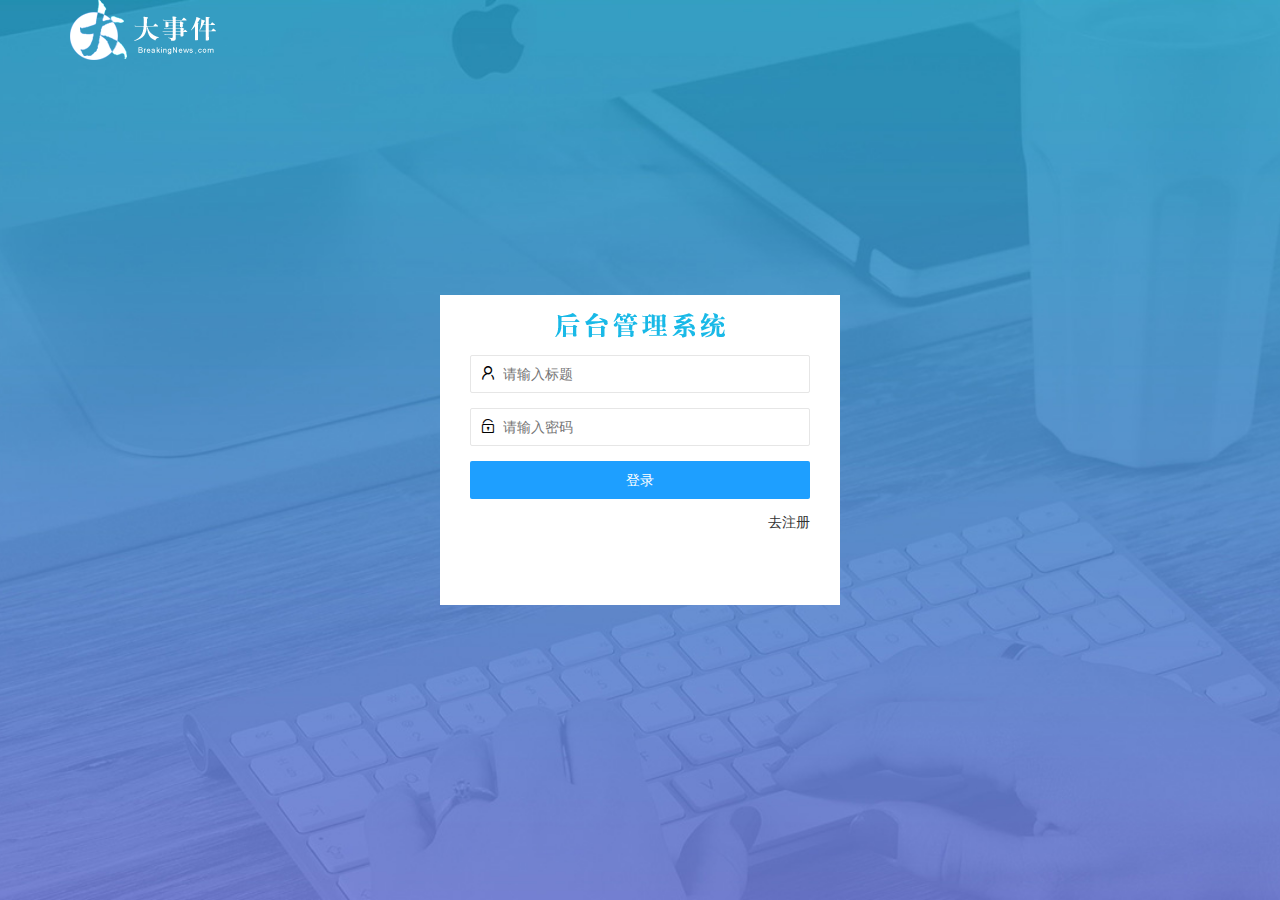
<file: login.html>
<!DOCTYPE html>
<html lang="en">
<head>
    <meta charset="UTF-8">
    <meta http-equiv="X-UA-Compatible" content="IE=edge">
    <meta name="viewport" content="width=device-width, initial-scale=1.0">
    <title>大事件-登录/注册</title>
    <!-- 导入layUI的样式 -->
    <link rel="stylesheet" href="/assets/lib/layui/css/layui.css">
    <!-- 导入自己的样式 -->
    <link rel="stylesheet" href="/assets/css/login.css">
    
</head>
<body>
    <!-- 头部的 logo 区域 -->
    <div class="layui-main">
        <img src="/assets/images/logo.png" alt="">
    </div>
    <!-- 登录注册区域 -->
    <div class="loginAndRegBox">
        <div class="title-box">

        </div>
        <!-- 登录的div -->
        <div class="login-box">
            <form class="layui-form" id="form_login">
                <!-- 用户名 -->
                <div class="layui-form-item">
                    <i class="layui-icon layui-icon-username"></i>  
                    <input type="text" name="username" required  lay-verify="required" placeholder="请输入标题" autocomplete="off" class="layui-input" />
                </div>
                <!-- 密码 -->
                <div class="layui-form-item">
                    <i class="layui-icon layui-icon-password"></i> 
                    <input type="password" name="password" required lay-verify="required|pwd" placeholder="请输入密码" autocomplete="off" class="layui-input" />
                </div>
                <!-- 登录按钮 -->
                <div class="layui-form-item">
                   
                    <!-- 注意：表单提交按钮和普通按钮的区别，就是lay-submit属性 -->
                    <button class="layui-btn layui-btn-fluid layui-btn-normal" lay-submit>登录</button>
                </div>
                <div class="layui-form-item links">
                    <a href="javascript:;" id="link_reg">去注册</a>
                </div>
            </form>

        </div>
        <!-- 注册的div  -->
        <div class="reg-box">
            <form class="layui-form" id="form_reg">
                <!-- 用户名 -->
                <div class="layui-form-item">
                    <i class="layui-icon layui-icon-username"></i>  
                    <input type="text" name="username" required  lay-verify="required" placeholder="请输入标题" autocomplete="off" class="layui-input" />
                </div>
                <!-- 密码 -->
                <div class="layui-form-item">
                    <i class="layui-icon layui-icon-password"></i> 
                    <input type="password" name="password" required lay-verify="required|pwd" placeholder="请输入密码" autocomplete="off" class="layui-input" />
                </div>
                <!-- 确认密码 -->
                <div class="layui-form-item">
                    <i class="layui-icon layui-icon-password"></i> 
                    <input type="password" name="repassword" required lay-verify="required|pwd|repwd" placeholder="确认输入密码" autocomplete="off" class="layui-input" />
                </div>
                <!-- 注册按钮 -->
                <div class="layui-form-item">
                    
                    <!-- 注意：表单提交按钮和普通按钮的区别，就是lay-submit属性 -->
                    <button class="layui-btn layui-btn-fluid layui-btn-normal" lay-submit>注册</button>
                </div>
                <div class="layui-form-item links">
                    <a href="javascript:;" id="link_login">去登录</a>
                </div>
            </form>
        </div>
    </div>

    <!-- 导入LayUI的js文件 -->
    <script src="/assets/lib/layui/layui.all.js"></script>

    <!-- 导入jQuery -->
    <script src="/assets/lib/jquery.js"></script>
    <!-- 导入baseAPI -->
    <script src="/assets/js/baseAPI.js"></script>
    <!-- 导入自己的js文件 -->
    <script src="/assets/js/login.js"></script>
</body>
</html>
</file>
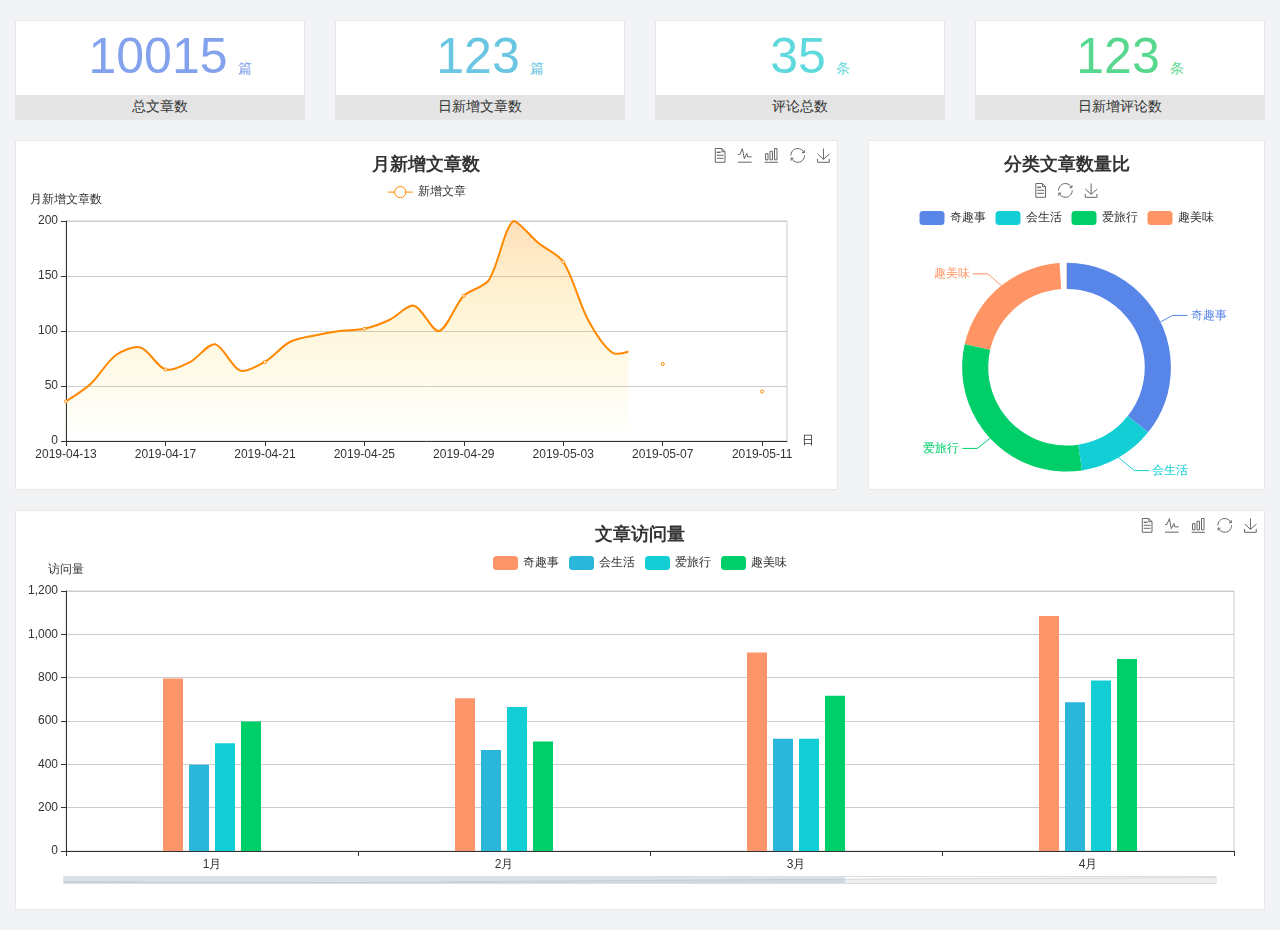
<file: home/dashboard.html>
<!DOCTYPE html>
<html lang="en">

<head>
  <meta charset="UTF-8">
  <meta name="viewport" content="width=device-width, initial-scale=1.0">
  <meta http-equiv="X-UA-Compatible" content="ie=edge">
  <title>图表统计</title>
  <link rel="stylesheet" href="../../assets/lib/bootstrap.css" />
  <link rel="stylesheet" href="../../assets/lib/main.css" />
  <script src="../../assets/lib/jquery.js"></script>
  <script type="text/javascript" src="../../assets/lib/echarts.min.js"></script>
</head>

<body>
  <div class="container-fluid">
    <div class="row spannel_list">
      <div class="col-sm-3 col-xs-6">
        <div class="spannel">
          <em>10015</em><span>篇</span>
          <b>总文章数</b>
        </div>
      </div>
      <div class="col-sm-3 col-xs-6">
        <div class="spannel scolor01">
          <em>123</em><span>篇</span>
          <b>日新增文章数</b>
        </div>
      </div>
      <div class="col-sm-3 col-xs-6">
        <div class="spannel scolor02">
          <em>35</em><span>条</span>
          <b>评论总数</b>
        </div>
      </div>
      <div class="col-sm-3 col-xs-6">
        <div class="spannel scolor03">
          <em>123</em><span>条</span>
          <b>日新增评论数</b>
        </div>
      </div>
    </div>
  </div>

  <div class="container-fluid">
    <div class="row curve-pie">
      <div class="col-lg-8 col-md-8">
        <div class="gragh_pannel" id="curve_show"></div>
      </div>
      <div class="col-lg-4 col-md-4">
        <div class="gragh_pannel" id="pie_show"></div>
      </div>
    </div>
  </div>

  <div class="container-fluid">
    <div class="column_pannel" id="column_show"></div>
  </div>

  <script>
    var oChart = echarts.init(document.getElementById('curve_show'));
    var aList_all = [
      { 'count': 36, 'date': '2019-04-13' },
      { 'count': 52, 'date': '2019-04-14' },
      { 'count': 78, 'date': '2019-04-15' },
      { 'count': 85, 'date': '2019-04-16' },
      { 'count': 65, 'date': '2019-04-17' },
      { 'count': 72, 'date': '2019-04-18' },
      { 'count': 88, 'date': '2019-04-19' },
      { 'count': 64, 'date': '2019-04-20' },
      { 'count': 72, 'date': '2019-04-21' },
      { 'count': 90, 'date': '2019-04-22' },
      { 'count': 96, 'date': '2019-04-23' },
      { 'count': 100, 'date': '2019-04-24' },
      { 'count': 102, 'date': '2019-04-25' },
      { 'count': 110, 'date': '2019-04-26' },
      { 'count': 123, 'date': '2019-04-27' },
      { 'count': 100, 'date': '2019-04-28' },
      { 'count': 132, 'date': '2019-04-29' },
      { 'count': 146, 'date': '2019-04-30' },
      { 'count': 200, 'date': '2019-05-01' },
      { 'count': 180, 'date': '2019-05-02' },
      { 'count': 163, 'date': '2019-05-03' },
      { 'count': 110, 'date': '2019-05-04' },
      { 'count': 80, 'date': '2019-05-05' },
      { 'count': 82, 'date': '2019-05-06' },
      { 'count': 70, 'date': '2019-05-07' },
      { 'count': 65, 'date': '2019-05-08' },
      { 'count': 54, 'date': '2019-05-09' },
      { 'count': 40, 'date': '2019-05-10' },
      { 'count': 45, 'date': '2019-05-11' },
      { 'count': 38, 'date': '2019-05-12' },
    ];

    let aCount = [];
    let aDate = [];

    for (var i = 0; i < aList_all.length; i++) {
      aCount.push(aList_all[i].count);
      aDate.push(aList_all[i].date);
    }

    var chartopt = {
      title: {
        text: '月新增文章数',
        left: 'center',
        top: '10'
      },
      tooltip: {
        trigger: 'axis'
      },
      legend: {
        data: ['新增文章'],
        top: '40'
      },
      toolbox: {
        show: true,
        feature: {
          mark: { show: true },
          dataView: { show: true, readOnly: false },
          magicType: { show: true, type: ['line', 'bar'] },
          restore: { show: true },
          saveAsImage: { show: true }
        }
      },
      calculable: true,
      xAxis: [
        {
          name: '日',
          type: 'category',
          boundaryGap: false,
          data: aDate
        }
      ],
      yAxis: [
        {
          name: '月新增文章数',
          type: 'value'
        }
      ],
      series: [
        {
          name: '新增文章',
          type: 'line',
          smooth: true,
          itemStyle: { normal: { areaStyle: { type: 'default' }, color: '#f80' }, lineStyle: { color: '#f80' } },
          data: aCount
        }],
      areaStyle: {
        normal: {
          color: new echarts.graphic.LinearGradient(0, 0, 0, 1, [{
            offset: 0,
            color: 'rgba(255,136,0,0.39)'
          }, {
            offset: .34,
            color: 'rgba(255,180,0,0.25)'
          }, {
            offset: 1,
            color: 'rgba(255,222,0,0.00)'
          }])

        }
      },
      grid: {
        show: true,
        x: 50,
        x2: 50,
        y: 80,
        height: 220
      }
    };

    oChart.setOption(chartopt);


    var oPie = echarts.init(document.getElementById('pie_show'));
    var oPieopt =
    {
      title: {
        top: 10,
        text: '分类文章数量比',
        x: 'center'
      },
      tooltip: {
        trigger: 'item',
        formatter: "{a} <br/>{b} : {c} ({d}%)"
      },
      color: ['#5885e8', '#13cfd5', '#00ce68', '#ff9565'],
      legend: {
        x: 'center',
        top: 65,
        data: ['奇趣事', '会生活', '爱旅行', '趣美味']
      },
      toolbox: {
        show: true,
        x: 'center',
        top: 35,
        feature: {
          mark: { show: true },
          dataView: { show: true, readOnly: false },
          magicType: {
            show: true,
            type: ['pie', 'funnel'],
            option: {
              funnel: {
                x: '25%',
                width: '50%',
                funnelAlign: 'left',
                max: 1548
              }
            }
          },
          restore: { show: true },
          saveAsImage: { show: true }
        }
      },
      calculable: true,
      series: [
        {
          name: '访问来源',
          type: 'pie',
          radius: ['45%', '60%'],
          center: ['50%', '65%'],
          data: [
            { value: 300, name: '奇趣事' },
            { value: 100, name: '会生活' },
            { value: 260, name: '爱旅行' },
            { value: 180, name: '趣美味' }
          ]
        }
      ]
    };
    oPie.setOption(oPieopt);



    var oColumn = this.echarts.init(document.getElementById('column_show'));
    var oColumnopt =
    {
      title: {
        text: '文章访问量',
        left: 'center',
        top: '10'
      },
      tooltip: {
        trigger: 'axis'
      },
      legend: {
        data: ['奇趣事', '会生活', '爱旅行', '趣美味'],
        top: '40'
      },
      toolbox: {
        show: true,
        feature: {
          mark: { show: true },
          dataView: { show: true, readOnly: false },
          magicType: { show: true, type: ['line', 'bar'] },
          restore: { show: true },
          saveAsImage: { show: true }
        }
      },
      calculable: true,
      xAxis: [
        {
          type: 'category',
          data: ['1月', '2月', '3月', '4月', '5月']
        }
      ],
      yAxis: [
        {
          name: '访问量',
          type: 'value'
        }
      ],
      series: [
        {
          name: '奇趣事',
          type: 'bar',
          barWidth: 20,
          itemStyle: {
            normal: { areaStyle: { type: 'default' }, color: '#fd956a' }
          },
          data: [800, 708, 920, 1090, 1200]
        },
        {
          name: '会生活',
          type: 'bar',
          barWidth: 20,
          itemStyle: {
            normal: { areaStyle: { type: 'default' }, color: '#2bb6db' }
          },
          data: [400, 468, 520, 690, 800]
        },
        {
          name: '爱旅行',
          type: 'bar',
          barWidth: 20,
          itemStyle: {
            normal: { areaStyle: { type: 'default' }, color: '#13cfd5' }
          },
          data: [500, 668, 520, 790, 900]
        },
        {
          name: '趣美味',
          type: 'bar',
          barWidth: 20,
          itemStyle: {
            normal: { areaStyle: { type: 'default' }, color: '#00ce68' }
          },
          data: [600, 508, 720, 890, 1000]
        }
      ],
      grid: {
        show: true,
        x: 50,
        x2: 30,
        y: 80,
        height: 260
      },
      dataZoom: [//给x轴设置滚动条
        {
          start: 0,//默认为0
          end: 100 - 1000 / 31,//默认为100
          type: 'slider',
          show: true,
          xAxisIndex: [0],
          handleSize: 0,//滑动条的 左右2个滑动条的大小
          height: 8,//组件高度
          left: 45, //左边的距离
          right: 50,//右边的距离
          bottom: 26,//右边的距离
          handleColor: '#ddd',//h滑动图标的颜色
          handleStyle: {
            borderColor: "#cacaca",
            borderWidth: "1",
            shadowBlur: 2,
            background: "#ddd",
            shadowColor: "#ddd",
          }
        }]
    };
    oColumn.setOption(oColumnopt);
  </script>
</body>

</html>
</file>
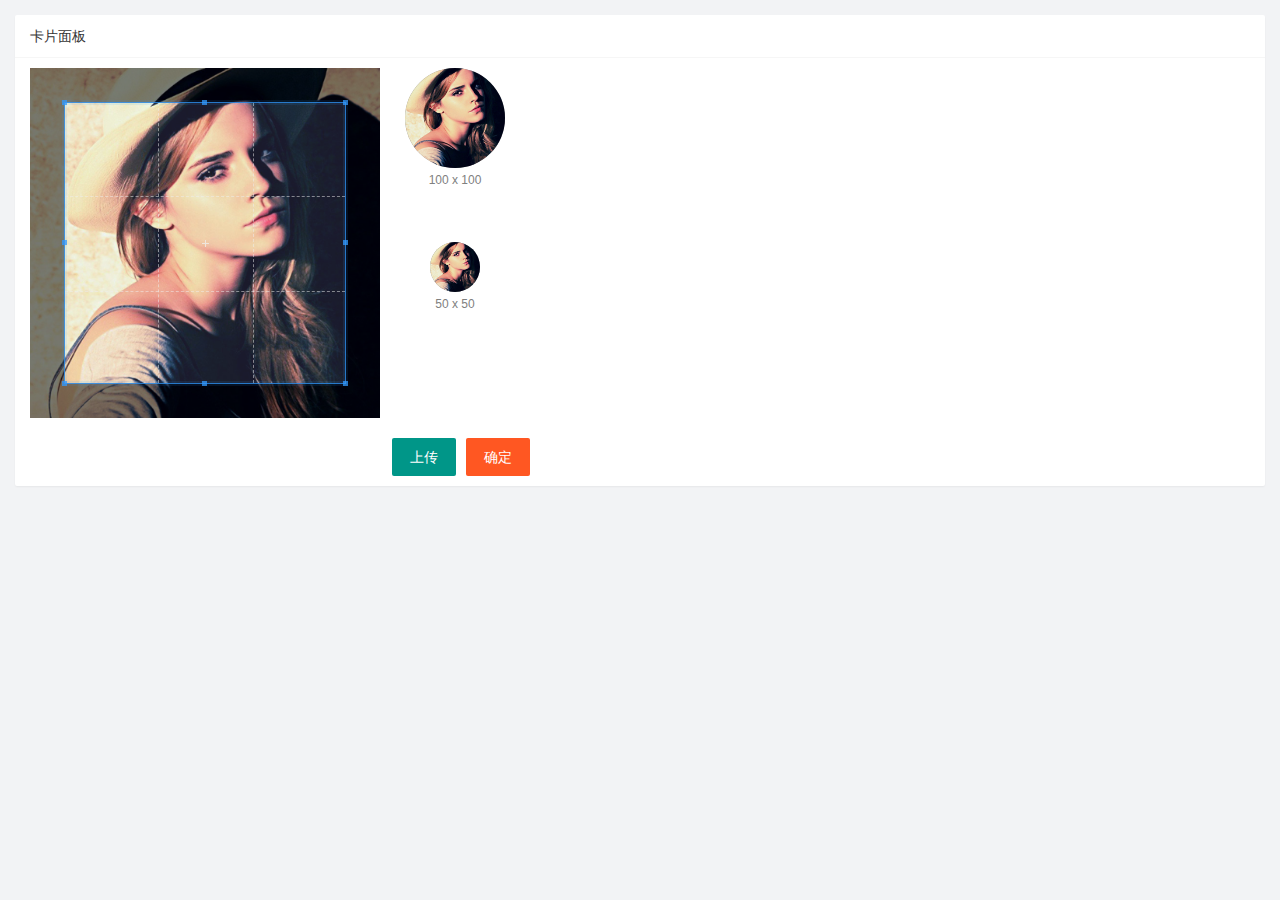
<file: user/user_avatar.html>
<!DOCTYPE html>
<html lang="en">
<head>
    <meta charset="UTF-8">
    <meta http-equiv="X-UA-Compatible" content="IE=edge">
    <meta name="viewport" content="width=device-width, initial-scale=1.0">
    <title>Document</title>
    <link rel="stylesheet" href="/assets/lib/layui/css/layui.css">
    <!-- 导入cropper.css样式 -->
    <link rel="stylesheet" href="/assets/lib/cropper/cropper.css">
    <!-- 导入自己的样式 -->
    <link rel="stylesheet" href="/assets/css/user/user_avatar.css">
</head>
<body>
    <!-- 卡片区域 -->
    <div class="layui-card">
        <div class="layui-card-header">卡片面板</div>
        <div class="layui-card-body">
           <!-- 第一行的图片裁剪和预览区域 -->
            <div class="row1">
            <!-- 图片裁剪区域 -->
            <div class="cropper-box">
            <!-- 这个 img 标签很重要，将来会把它初始化为裁剪区域 -->
            <img id="image" src="/assets/images/sample.jpg" />
            </div>
            <!-- 图片的预览区域 -->
            <div class="preview-box">
            <div>
                <!-- 宽高为 100px 的预览区域 -->
                <div class="img-preview w100"></div>
                <p class="size">100 x 100</p>
            </div>
            <div>
                <!-- 宽高为 50px 的预览区域 -->
                <div class="img-preview w50"></div>
                <p class="size">50 x 50</p>
            </div>
            </div>
            </div>
    
            <!-- 第二行的按钮区域 -->
            <div class="row2">
                <!-- 通过accept属性，可以指定，允许 用户选择什么类型的文件 -->
                <input type="file" id="file" accept="image/png,image/jpeg" />
                <button type="button" class="layui-btn" id="btnChooseImage">上传</button>
                <button type="button" class="layui-btn layui-btn-danger" id="btnUpload">确定</button>
            </div>

        </div>
    </div>

    <!-- 导入 layUI 的JS文件 -->
    <script src="/assets/lib/layui/layui.all.js"></script>
    <!-- 导入jQuery文件 -->
    <script src="/assets/lib/jquery.js"></script>
    <!-- 导入baseAPI文件 -->
    <script src="/assets/js/baseAPI.js"></script>
   <script src="/assets/lib/cropper/Cropper.js"></script>
   <script src="/assets/lib/cropper/jquery-cropper.js"></script>
   <script src="/assets/js/user/user_avatar.js"></script>
</body>
</html>
</file>
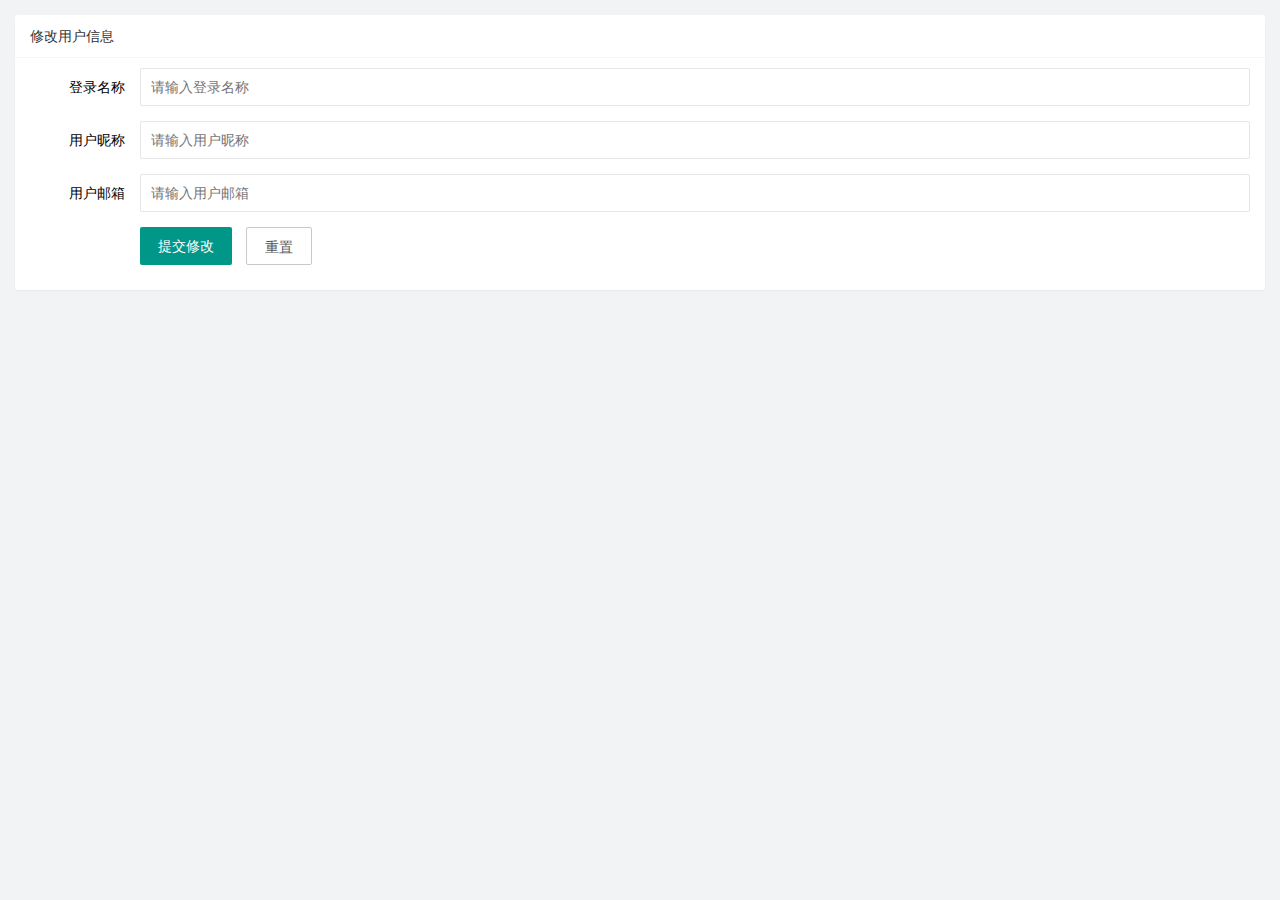
<file: user/user_info.html>
<!DOCTYPE html>
<html lang="en">
<head>
    <meta charset="UTF-8">
    <meta http-equiv="X-UA-Compatible" content="IE=edge">
    <meta name="viewport" content="width=device-width, initial-scale=1.0">
    <title>Document</title>
    <link rel="stylesheet" href="/assets/lib/layui/css/layui.css">
    <!-- 导入自己的样式 -->
    <link rel="stylesheet" href="/assets/css/user/user_info.css">
</head>
<body>
    <!-- 卡片区域 -->
    <div class="layui-card">
        <div class="layui-card-header">修改用户信息</div>
        <div class="layui-card-body">
          <!-- 表单 -->
          <form class="layui-form" lay-filter="formUserInfo">
            <!-- 隐藏域 -->
            <input type="hidden" name="id" value="">
            <!-- 登录名称 -->
            <div class="layui-form-item">
              <label class="layui-form-label">登录名称</label>
              <div class="layui-input-block">
                <input type="text" name="username" required  lay-verify="required" placeholder="请输入登录名称" autocomplete="off" class="layui-input" readonly>
              </div>
            </div>
            <!-- 用户昵称 -->
            <div class="layui-form-item">
                <label class="layui-form-label">用户昵称</label>
                <div class="layui-input-block">
                  <input type="text" name="nickname" required  lay-verify="required|nickname" placeholder="请输入用户昵称" autocomplete="off" class="layui-input">
                </div>
              </div>
              <!-- 用户邮箱 -->
              <div class="layui-form-item">
                <label class="layui-form-label">用户邮箱</label>
                <div class="layui-input-block">
                  <input type="email" name="title" required  lay-verify="required|email" placeholder="请输入用户邮箱" autocomplete="off" class="layui-input">
                </div>
              </div>
              <!-- 按钮 -->
              <div class="layui-form-item">
                <div class="layui-input-block">
                  <button class="layui-btn" lay-submit lay-filter="formDemo">提交修改</button>
                  <button type="reset" class="layui-btn layui-btn-primary" id="btnReset">重置</button>
                </div>
              </div>
          </form>
        </div>
    </div>
        <!-- 导入 layUI 的JS文件 -->
        <script src="/assets/lib/layui/layui.all.js"></script>
        <!-- 导入jQuery文件 -->
        <script src="/assets/lib/jquery.js"></script>
        <!-- 导入baseAPI文件 -->
        <script src="/assets/js/baseAPI.js"></script>
        <!-- 导入自己的js文件 -->
        <script src="/assets/js/user/user_info.js"></script>
</body>
</html>
</file>
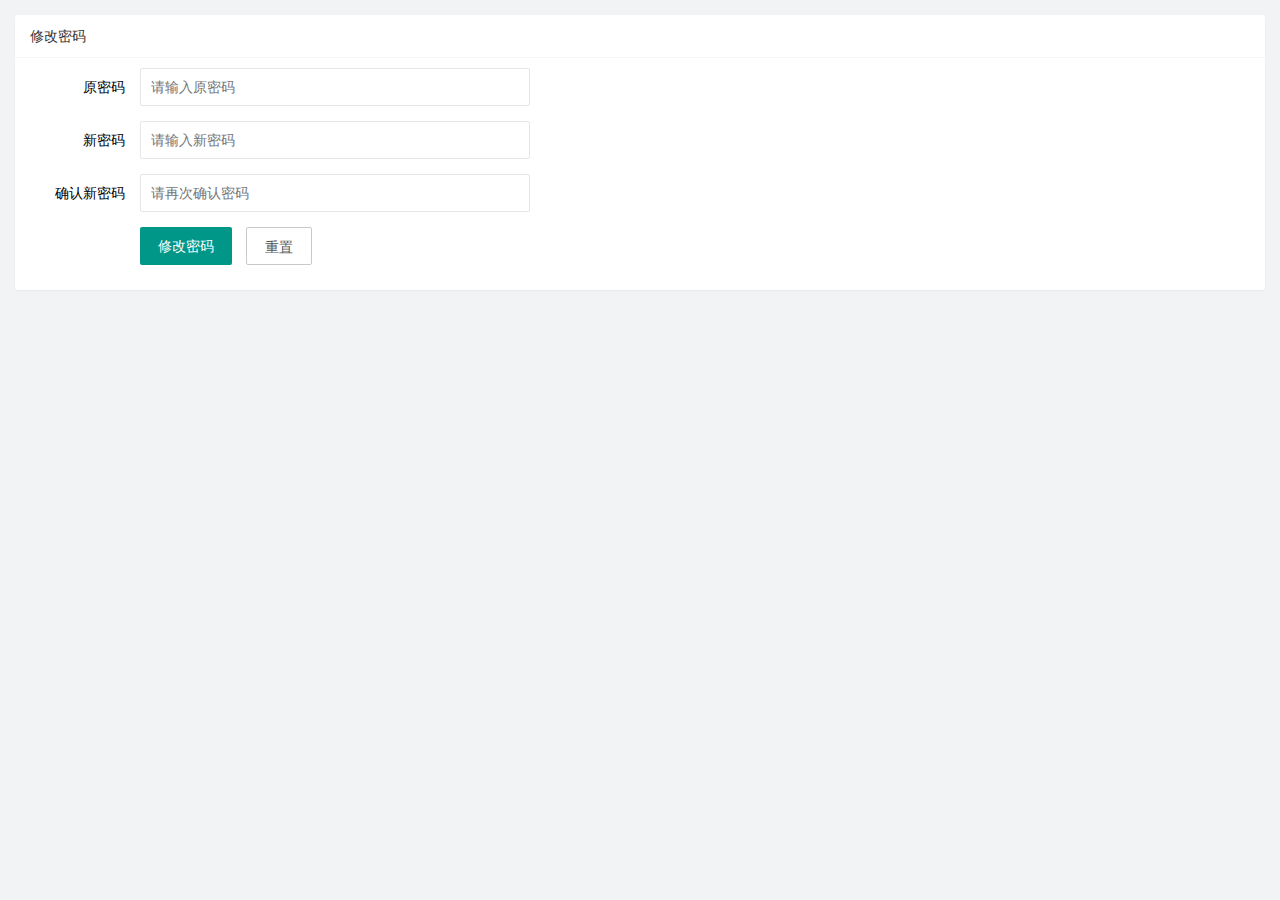
<file: user/user_pwd.html>
<!DOCTYPE html>
<html lang="en">
<head>
    <meta charset="UTF-8">
    <meta http-equiv="X-UA-Compatible" content="IE=edge">
    <meta name="viewport" content="width=device-width, initial-scale=1.0">
    <title>Document</title>
    <link rel="stylesheet" href="/assets/lib/layui/css/layui.css">
    <!-- 导入自己的样式 -->
    <link rel="stylesheet" href="/assets/css/user/user_pwd.css">
</head>
<body>
    <!-- 卡片区域 -->
    <div class="layui-card">
        <div class="layui-card-header">修改密码</div>
        <div class="layui-card-body">
          <!-- 表单 -->
          <form class="layui-form" action="">
            <!-- 原密码 -->
            <div class="layui-form-item">
              <label class="layui-form-label">原密码</label>
              <div class="layui-input-block">
                <input type="password" name="oldPwd" required  lay-verify="required|Pwd" placeholder="请输入原密码" autocomplete="off" class="layui-input">
              </div>
            </div>
            <!-- 新密码 -->
            <div class="layui-form-item">
                <label class="layui-form-label">新密码</label>
                <div class="layui-input-block">
                  <input type="password" name="newPwd" required  lay-verify="required|Pwd|oldPwd" placeholder="请输入新密码" autocomplete="off" class="layui-input">
                </div>
              </div>
              <!-- 确认新密码 -->
              <div class="layui-form-item">
                <label class="layui-form-label">确认新密码</label>
                <div class="layui-input-block">
                  <input type="password" name="rePwd" required  lay-verify="required|Pwd|newPwd" placeholder="请再次确认密码" autocomplete="off" class="layui-input">
                </div>
              </div>
              <!-- 按钮 -->
              <div class="layui-form-item">
                <div class="layui-input-block">
                  <button class="layui-btn" lay-submit lay-filter="formDemo">修改密码</button>
                  <button type="reset" class="layui-btn layui-btn-primary">重置</button>
                </div>
              </div>
          </form>
        </div>
      </div>

      <!-- 导入 layUI 的JS文件 -->
      <script src="/assets/lib/layui/layui.all.js"></script>
      <!-- 导入jQuery文件 -->
      <script src="/assets/lib/jquery.js"></script>
      <!-- 导入baseAPI文件 -->
      <script src="/assets/js/baseAPI.js"></script>
      <!-- 导入自己的js文件 -->
      <script src="/assets/js/user/user_pwd.js"></script>
</body>
</html>
</file>
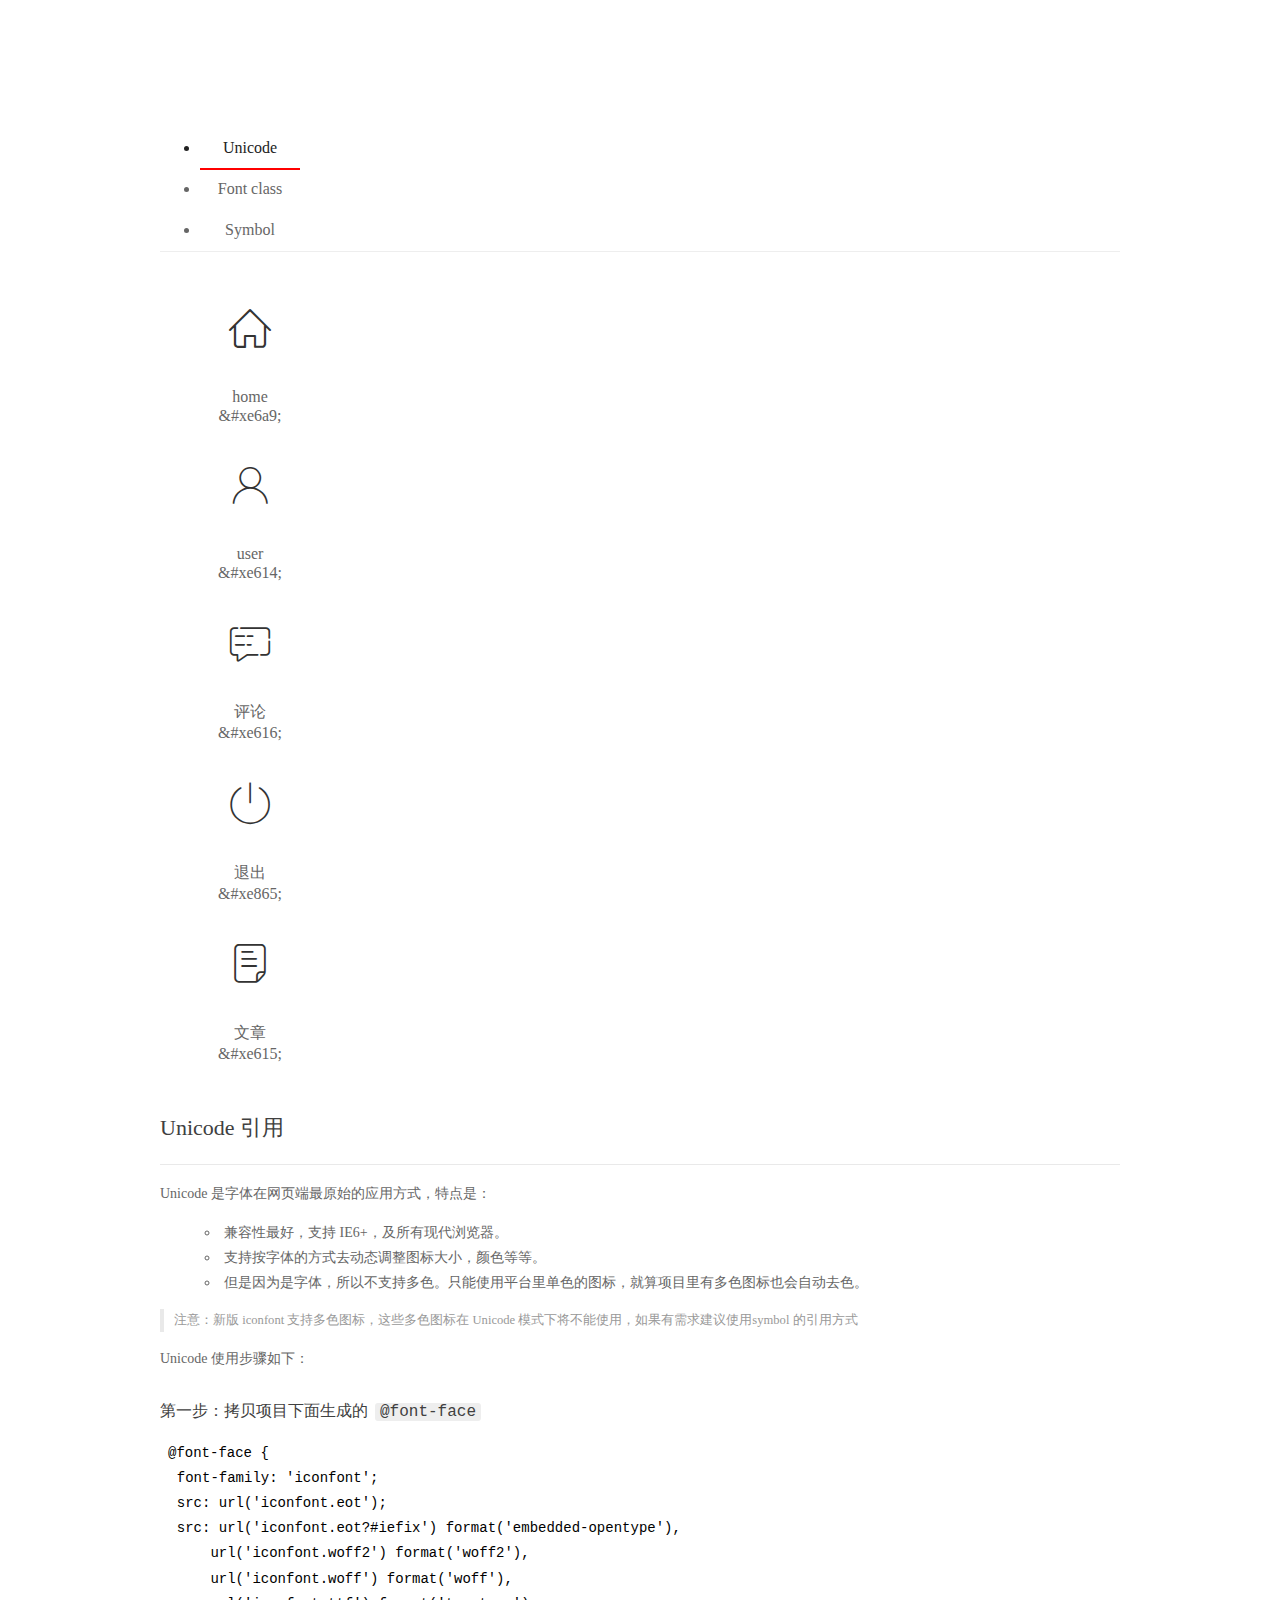
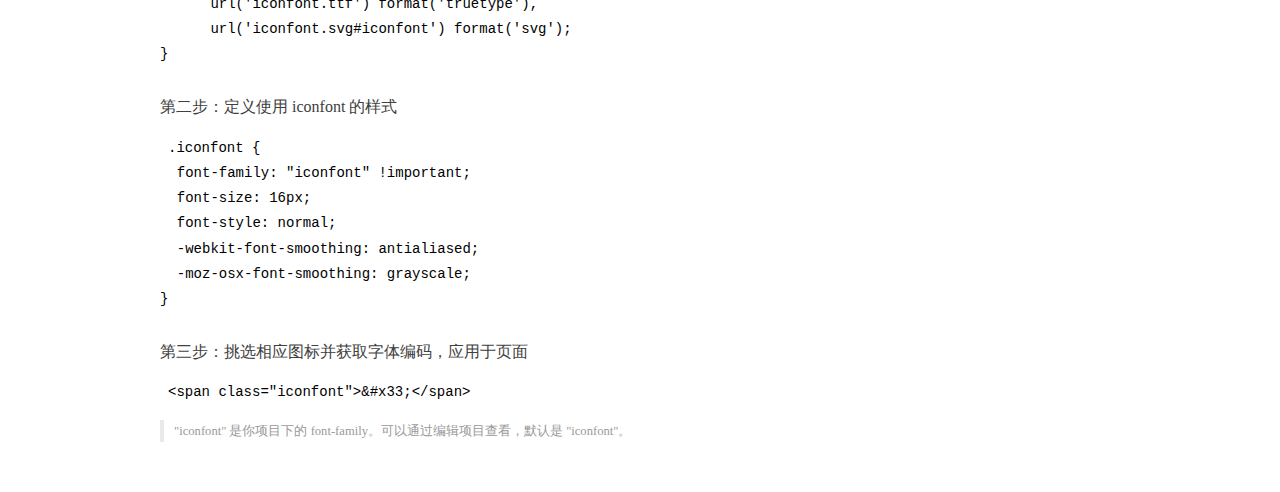
<file: assets/fonts/demo_index.html>
<!DOCTYPE html>
<html>
<head>
  <meta charset="utf-8"/>
  <title>IconFont Demo</title>
  <link rel="shortcut icon" href="https://gtms04.alicdn.com/tps/i4/TB1_oz6GVXXXXaFXpXXJDFnIXXX-64-64.ico" type="image/x-icon"/>
  <link rel="stylesheet" href="https://g.alicdn.com/thx/cube/1.3.2/cube.min.css">
  <link rel="stylesheet" href="demo.css">
  <link rel="stylesheet" href="iconfont.css">
  <script src="iconfont.js"></script>
  <!-- jQuery -->
  <script src="https://a1.alicdn.com/oss/uploads/2018/12/26/7bfddb60-08e8-11e9-9b04-53e73bb6408b.js"></script>
  <!-- 代码高亮 -->
  <script src="https://a1.alicdn.com/oss/uploads/2018/12/26/a3f714d0-08e6-11e9-8a15-ebf944d7534c.js"></script>
</head>
<body>
  <div class="main">
    <h1 class="logo"><a href="https://www.iconfont.cn/" title="iconfont 首页" target="_blank">&#xe86b;</a></h1>
    <div class="nav-tabs">
      <ul id="tabs" class="dib-box">
        <li class="dib active"><span>Unicode</span></li>
        <li class="dib"><span>Font class</span></li>
        <li class="dib"><span>Symbol</span></li>
      </ul>
      
    </div>
    <div class="tab-container">
      <div class="content unicode" style="display: block;">
          <ul class="icon_lists dib-box">
          
            <li class="dib">
              <span class="icon iconfont">&#xe6a9;</span>
                <div class="name">home</div>
                <div class="code-name">&amp;#xe6a9;</div>
              </li>
          
            <li class="dib">
              <span class="icon iconfont">&#xe614;</span>
                <div class="name">user</div>
                <div class="code-name">&amp;#xe614;</div>
              </li>
          
            <li class="dib">
              <span class="icon iconfont">&#xe616;</span>
                <div class="name">评论</div>
                <div class="code-name">&amp;#xe616;</div>
              </li>
          
            <li class="dib">
              <span class="icon iconfont">&#xe865;</span>
                <div class="name">退出</div>
                <div class="code-name">&amp;#xe865;</div>
              </li>
          
            <li class="dib">
              <span class="icon iconfont">&#xe615;</span>
                <div class="name">文章</div>
                <div class="code-name">&amp;#xe615;</div>
              </li>
          
          </ul>
          <div class="article markdown">
          <h2 id="unicode-">Unicode 引用</h2>
          <hr>

          <p>Unicode 是字体在网页端最原始的应用方式，特点是：</p>
          <ul>
            <li>兼容性最好，支持 IE6+，及所有现代浏览器。</li>
            <li>支持按字体的方式去动态调整图标大小，颜色等等。</li>
            <li>但是因为是字体，所以不支持多色。只能使用平台里单色的图标，就算项目里有多色图标也会自动去色。</li>
          </ul>
          <blockquote>
            <p>注意：新版 iconfont 支持多色图标，这些多色图标在 Unicode 模式下将不能使用，如果有需求建议使用symbol 的引用方式</p>
          </blockquote>
          <p>Unicode 使用步骤如下：</p>
          <h3 id="-font-face">第一步：拷贝项目下面生成的 <code>@font-face</code></h3>
<pre><code class="language-css"
>@font-face {
  font-family: 'iconfont';
  src: url('iconfont.eot');
  src: url('iconfont.eot?#iefix') format('embedded-opentype'),
      url('iconfont.woff2') format('woff2'),
      url('iconfont.woff') format('woff'),
      url('iconfont.ttf') format('truetype'),
      url('iconfont.svg#iconfont') format('svg');
}
</code></pre>
          <h3 id="-iconfont-">第二步：定义使用 iconfont 的样式</h3>
<pre><code class="language-css"
>.iconfont {
  font-family: "iconfont" !important;
  font-size: 16px;
  font-style: normal;
  -webkit-font-smoothing: antialiased;
  -moz-osx-font-smoothing: grayscale;
}
</code></pre>
          <h3 id="-">第三步：挑选相应图标并获取字体编码，应用于页面</h3>
<pre>
<code class="language-html"
>&lt;span class="iconfont"&gt;&amp;#x33;&lt;/span&gt;
</code></pre>
          <blockquote>
            <p>"iconfont" 是你项目下的 font-family。可以通过编辑项目查看，默认是 "iconfont"。</p>
          </blockquote>
          </div>
      </div>
      <div class="content font-class">
        <ul class="icon_lists dib-box">
          
          <li class="dib">
            <span class="icon iconfont icon-home"></span>
            <div class="name">
              home
            </div>
            <div class="code-name">.icon-home
            </div>
          </li>
          
          <li class="dib">
            <span class="icon iconfont icon-user"></span>
            <div class="name">
              user
            </div>
            <div class="code-name">.icon-user
            </div>
          </li>
          
          <li class="dib">
            <span class="icon iconfont icon-pinglun"></span>
            <div class="name">
              评论
            </div>
            <div class="code-name">.icon-pinglun
            </div>
          </li>
          
          <li class="dib">
            <span class="icon iconfont icon-tuichu"></span>
            <div class="name">
              退出
            </div>
            <div class="code-name">.icon-tuichu
            </div>
          </li>
          
          <li class="dib">
            <span class="icon iconfont icon-16"></span>
            <div class="name">
              文章
            </div>
            <div class="code-name">.icon-16
            </div>
          </li>
          
        </ul>
        <div class="article markdown">
        <h2 id="font-class-">font-class 引用</h2>
        <hr>

        <p>font-class 是 Unicode 使用方式的一种变种，主要是解决 Unicode 书写不直观，语意不明确的问题。</p>
        <p>与 Unicode 使用方式相比，具有如下特点：</p>
        <ul>
          <li>兼容性良好，支持 IE8+，及所有现代浏览器。</li>
          <li>相比于 Unicode 语意明确，书写更直观。可以很容易分辨这个 icon 是什么。</li>
          <li>因为使用 class 来定义图标，所以当要替换图标时，只需要修改 class 里面的 Unicode 引用。</li>
          <li>不过因为本质上还是使用的字体，所以多色图标还是不支持的。</li>
        </ul>
        <p>使用步骤如下：</p>
        <h3 id="-fontclass-">第一步：引入项目下面生成的 fontclass 代码：</h3>
<pre><code class="language-html">&lt;link rel="stylesheet" href="./iconfont.css"&gt;
</code></pre>
        <h3 id="-">第二步：挑选相应图标并获取类名，应用于页面：</h3>
<pre><code class="language-html">&lt;span class="iconfont icon-xxx"&gt;&lt;/span&gt;
</code></pre>
        <blockquote>
          <p>"
            iconfont" 是你项目下的 font-family。可以通过编辑项目查看，默认是 "iconfont"。</p>
        </blockquote>
      </div>
      </div>
      <div class="content symbol">
          <ul class="icon_lists dib-box">
          
            <li class="dib">
                <svg class="icon svg-icon" aria-hidden="true">
                  <use xlink:href="#icon-home"></use>
                </svg>
                <div class="name">home</div>
                <div class="code-name">#icon-home</div>
            </li>
          
            <li class="dib">
                <svg class="icon svg-icon" aria-hidden="true">
                  <use xlink:href="#icon-user"></use>
                </svg>
                <div class="name">user</div>
                <div class="code-name">#icon-user</div>
            </li>
          
            <li class="dib">
                <svg class="icon svg-icon" aria-hidden="true">
                  <use xlink:href="#icon-pinglun"></use>
                </svg>
                <div class="name">评论</div>
                <div class="code-name">#icon-pinglun</div>
            </li>
          
            <li class="dib">
                <svg class="icon svg-icon" aria-hidden="true">
                  <use xlink:href="#icon-tuichu"></use>
                </svg>
                <div class="name">退出</div>
                <div class="code-name">#icon-tuichu</div>
            </li>
          
            <li class="dib">
                <svg class="icon svg-icon" aria-hidden="true">
                  <use xlink:href="#icon-16"></use>
                </svg>
                <div class="name">文章</div>
                <div class="code-name">#icon-16</div>
            </li>
          
          </ul>
          <div class="article markdown">
          <h2 id="symbol-">Symbol 引用</h2>
          <hr>

          <p>这是一种全新的使用方式，应该说这才是未来的主流，也是平台目前推荐的用法。相关介绍可以参考这篇<a href="">文章</a>
            这种用法其实是做了一个 SVG 的集合，与另外两种相比具有如下特点：</p>
          <ul>
            <li>支持多色图标了，不再受单色限制。</li>
            <li>通过一些技巧，支持像字体那样，通过 <code>font-size</code>, <code>color</code> 来调整样式。</li>
            <li>兼容性较差，支持 IE9+，及现代浏览器。</li>
            <li>浏览器渲染 SVG 的性能一般，还不如 png。</li>
          </ul>
          <p>使用步骤如下：</p>
          <h3 id="-symbol-">第一步：引入项目下面生成的 symbol 代码：</h3>
<pre><code class="language-html">&lt;script src="./iconfont.js"&gt;&lt;/script&gt;
</code></pre>
          <h3 id="-css-">第二步：加入通用 CSS 代码（引入一次就行）：</h3>
<pre><code class="language-html">&lt;style&gt;
.icon {
  width: 1em;
  height: 1em;
  vertical-align: -0.15em;
  fill: currentColor;
  overflow: hidden;
}
&lt;/style&gt;
</code></pre>
          <h3 id="-">第三步：挑选相应图标并获取类名，应用于页面：</h3>
<pre><code class="language-html">&lt;svg class="icon" aria-hidden="true"&gt;
  &lt;use xlink:href="#icon-xxx"&gt;&lt;/use&gt;
&lt;/svg&gt;
</code></pre>
          </div>
      </div>

    </div>
  </div>
  <script>
  $(document).ready(function () {
      $('.tab-container .content:first').show()

      $('#tabs li').click(function (e) {
        var tabContent = $('.tab-container .content')
        var index = $(this).index()

        if ($(this).hasClass('active')) {
          return
        } else {
          $('#tabs li').removeClass('active')
          $(this).addClass('active')

          tabContent.hide().eq(index).fadeIn()
        }
      })
    })
  </script>
</body>
</html>
</file>
<file: assets/lib/layui/css/layui.css>
/** layui-v2.5.5 MIT License By https://www.layui.com */
 .layui-inline,img{display:inline-block;vertical-align:middle}h1,h2,h3,h4,h5,h6{font-weight:400}.layui-edge,.layui-header,.layui-inline,.layui-main{position:relative}.layui-body,.layui-edge,.layui-elip{overflow:hidden}.layui-btn,.layui-edge,.layui-inline,img{vertical-align:middle}.layui-btn,.layui-disabled,.layui-icon,.layui-unselect{-moz-user-select:none;-webkit-user-select:none;-ms-user-select:none}.layui-elip,.layui-form-checkbox span,.layui-form-pane .layui-form-label{text-overflow:ellipsis;white-space:nowrap}.layui-breadcrumb,.layui-tree-btnGroup{visibility:hidden}blockquote,body,button,dd,div,dl,dt,form,h1,h2,h3,h4,h5,h6,input,li,ol,p,pre,td,textarea,th,ul{margin:0;padding:0;-webkit-tap-highlight-color:rgba(0,0,0,0)}a:active,a:hover{outline:0}img{border:none}li{list-style:none}table{border-collapse:collapse;border-spacing:0}h4,h5,h6{font-size:100%}button,input,optgroup,option,select,textarea{font-family:inherit;font-size:inherit;font-style:inherit;font-weight:inherit;outline:0}pre{white-space:pre-wrap;white-space:-moz-pre-wrap;white-space:-pre-wrap;white-space:-o-pre-wrap;word-wrap:break-word}body{line-height:24px;font:14px Helvetica Neue,Helvetica,PingFang SC,Tahoma,Arial,sans-serif}hr{height:1px;margin:10px 0;border:0;clear:both}a{color:#333;text-decoration:none}a:hover{color:#777}a cite{font-style:normal;*cursor:pointer}.layui-border-box,.layui-border-box *{box-sizing:border-box}.layui-box,.layui-box *{box-sizing:content-box}.layui-clear{clear:both;*zoom:1}.layui-clear:after{content:'\20';clear:both;*zoom:1;display:block;height:0}.layui-inline{*display:inline;*zoom:1}.layui-edge{display:inline-block;width:0;height:0;border-width:6px;border-style:dashed;border-color:transparent}.layui-edge-top{top:-4px;border-bottom-color:#999;border-bottom-style:solid}.layui-edge-right{border-left-color:#999;border-left-style:solid}.layui-edge-bottom{top:2px;border-top-color:#999;border-top-style:solid}.layui-edge-left{border-right-color:#999;border-right-style:solid}.layui-disabled,.layui-disabled:hover{color:#d2d2d2!important;cursor:not-allowed!important}.layui-circle{border-radius:100%}.layui-show{display:block!important}.layui-hide{display:none!important}@font-face{font-family:layui-icon;src:url(../font/iconfont.eot?v=250);src:url(../font/iconfont.eot?v=250#iefix) format('embedded-opentype'),url(../font/iconfont.woff2?v=250) format('woff2'),url(../font/iconfont.woff?v=250) format('woff'),url(../font/iconfont.ttf?v=250) format('truetype'),url(../font/iconfont.svg?v=250#layui-icon) format('svg')}.layui-icon{font-family:layui-icon!important;font-size:16px;font-style:normal;-webkit-font-smoothing:antialiased;-moz-osx-font-smoothing:grayscale}.layui-icon-reply-fill:before{content:"\e611"}.layui-icon-set-fill:before{content:"\e614"}.layui-icon-menu-fill:before{content:"\e60f"}.layui-icon-search:before{content:"\e615"}.layui-icon-share:before{content:"\e641"}.layui-icon-set-sm:before{content:"\e620"}.layui-icon-engine:before{content:"\e628"}.layui-icon-close:before{content:"\1006"}.layui-icon-close-fill:before{content:"\1007"}.layui-icon-chart-screen:before{content:"\e629"}.layui-icon-star:before{content:"\e600"}.layui-icon-circle-dot:before{content:"\e617"}.layui-icon-chat:before{content:"\e606"}.layui-icon-release:before{content:"\e609"}.layui-icon-list:before{content:"\e60a"}.layui-icon-chart:before{content:"\e62c"}.layui-icon-ok-circle:before{content:"\1005"}.layui-icon-layim-theme:before{content:"\e61b"}.layui-icon-table:before{content:"\e62d"}.layui-icon-right:before{content:"\e602"}.layui-icon-left:before{content:"\e603"}.layui-icon-cart-simple:before{content:"\e698"}.layui-icon-face-cry:before{content:"\e69c"}.layui-icon-face-smile:before{content:"\e6af"}.layui-icon-survey:before{content:"\e6b2"}.layui-icon-tree:before{content:"\e62e"}.layui-icon-upload-circle:before{content:"\e62f"}.layui-icon-add-circle:before{content:"\e61f"}.layui-icon-download-circle:before{content:"\e601"}.layui-icon-templeate-1:before{content:"\e630"}.layui-icon-util:before{content:"\e631"}.layui-icon-face-surprised:before{content:"\e664"}.layui-icon-edit:before{content:"\e642"}.layui-icon-speaker:before{content:"\e645"}.layui-icon-down:before{content:"\e61a"}.layui-icon-file:before{content:"\e621"}.layui-icon-layouts:before{content:"\e632"}.layui-icon-rate-half:before{content:"\e6c9"}.layui-icon-add-circle-fine:before{content:"\e608"}.layui-icon-prev-circle:before{content:"\e633"}.layui-icon-read:before{content:"\e705"}.layui-icon-404:before{content:"\e61c"}.layui-icon-carousel:before{content:"\e634"}.layui-icon-help:before{content:"\e607"}.layui-icon-code-circle:before{content:"\e635"}.layui-icon-water:before{content:"\e636"}.layui-icon-username:before{content:"\e66f"}.layui-icon-find-fill:before{content:"\e670"}.layui-icon-about:before{content:"\e60b"}.layui-icon-location:before{content:"\e715"}.layui-icon-up:before{content:"\e619"}.layui-icon-pause:before{content:"\e651"}.layui-icon-date:before{content:"\e637"}.layui-icon-layim-uploadfile:before{content:"\e61d"}.layui-icon-delete:before{content:"\e640"}.layui-icon-play:before{content:"\e652"}.layui-icon-top:before{content:"\e604"}.layui-icon-friends:before{content:"\e612"}.layui-icon-refresh-3:before{content:"\e9aa"}.layui-icon-ok:before{content:"\e605"}.layui-icon-layer:before{content:"\e638"}.layui-icon-face-smile-fine:before{content:"\e60c"}.layui-icon-dollar:before{content:"\e659"}.layui-icon-group:before{content:"\e613"}.layui-icon-layim-download:before{content:"\e61e"}.layui-icon-picture-fine:before{content:"\e60d"}.layui-icon-link:before{content:"\e64c"}.layui-icon-diamond:before{content:"\e735"}.layui-icon-log:before{content:"\e60e"}.layui-icon-rate-solid:before{content:"\e67a"}.layui-icon-fonts-del:before{content:"\e64f"}.layui-icon-unlink:before{content:"\e64d"}.layui-icon-fonts-clear:before{content:"\e639"}.layui-icon-triangle-r:before{content:"\e623"}.layui-icon-circle:before{content:"\e63f"}.layui-icon-radio:before{content:"\e643"}.layui-icon-align-center:before{content:"\e647"}.layui-icon-align-right:before{content:"\e648"}.layui-icon-align-left:before{content:"\e649"}.layui-icon-loading-1:before{content:"\e63e"}.layui-icon-return:before{content:"\e65c"}.layui-icon-fonts-strong:before{content:"\e62b"}.layui-icon-upload:before{content:"\e67c"}.layui-icon-dialogue:before{content:"\e63a"}.layui-icon-video:before{content:"\e6ed"}.layui-icon-headset:before{content:"\e6fc"}.layui-icon-cellphone-fine:before{content:"\e63b"}.layui-icon-add-1:before{content:"\e654"}.layui-icon-face-smile-b:before{content:"\e650"}.layui-icon-fonts-html:before{content:"\e64b"}.layui-icon-form:before{content:"\e63c"}.layui-icon-cart:before{content:"\e657"}.layui-icon-camera-fill:before{content:"\e65d"}.layui-icon-tabs:before{content:"\e62a"}.layui-icon-fonts-code:before{content:"\e64e"}.layui-icon-fire:before{content:"\e756"}.layui-icon-set:before{content:"\e716"}.layui-icon-fonts-u:before{content:"\e646"}.layui-icon-triangle-d:before{content:"\e625"}.layui-icon-tips:before{content:"\e702"}.layui-icon-picture:before{content:"\e64a"}.layui-icon-more-vertical:before{content:"\e671"}.layui-icon-flag:before{content:"\e66c"}.layui-icon-loading:before{content:"\e63d"}.layui-icon-fonts-i:before{content:"\e644"}.layui-icon-refresh-1:before{content:"\e666"}.layui-icon-rmb:before{content:"\e65e"}.layui-icon-home:before{content:"\e68e"}.layui-icon-user:before{content:"\e770"}.layui-icon-notice:before{content:"\e667"}.layui-icon-login-weibo:before{content:"\e675"}.layui-icon-voice:before{content:"\e688"}.layui-icon-upload-drag:before{content:"\e681"}.layui-icon-login-qq:before{content:"\e676"}.layui-icon-snowflake:before{content:"\e6b1"}.layui-icon-file-b:before{content:"\e655"}.layui-icon-template:before{content:"\e663"}.layui-icon-auz:before{content:"\e672"}.layui-icon-console:before{content:"\e665"}.layui-icon-app:before{content:"\e653"}.layui-icon-prev:before{content:"\e65a"}.layui-icon-website:before{content:"\e7ae"}.layui-icon-next:before{content:"\e65b"}.layui-icon-component:before{content:"\e857"}.layui-icon-more:before{content:"\e65f"}.layui-icon-login-wechat:before{content:"\e677"}.layui-icon-shrink-right:before{content:"\e668"}.layui-icon-spread-left:before{content:"\e66b"}.layui-icon-camera:before{content:"\e660"}.layui-icon-note:before{content:"\e66e"}.layui-icon-refresh:before{content:"\e669"}.layui-icon-female:before{content:"\e661"}.layui-icon-male:before{content:"\e662"}.layui-icon-password:before{content:"\e673"}.layui-icon-senior:before{content:"\e674"}.layui-icon-theme:before{content:"\e66a"}.layui-icon-tread:before{content:"\e6c5"}.layui-icon-praise:before{content:"\e6c6"}.layui-icon-star-fill:before{content:"\e658"}.layui-icon-rate:before{content:"\e67b"}.layui-icon-template-1:before{content:"\e656"}.layui-icon-vercode:before{content:"\e679"}.layui-icon-cellphone:before{content:"\e678"}.layui-icon-screen-full:before{content:"\e622"}.layui-icon-screen-restore:before{content:"\e758"}.layui-icon-cols:before{content:"\e610"}.layui-icon-export:before{content:"\e67d"}.layui-icon-print:before{content:"\e66d"}.layui-icon-slider:before{content:"\e714"}.layui-icon-addition:before{content:"\e624"}.layui-icon-subtraction:before{content:"\e67e"}.layui-icon-service:before{content:"\e626"}.layui-icon-transfer:before{content:"\e691"}.layui-main{width:1140px;margin:0 auto}.layui-header{z-index:1000;height:60px}.layui-header a:hover{transition:all .5s;-webkit-transition:all .5s}.layui-side{position:fixed;left:0;top:0;bottom:0;z-index:999;width:200px;overflow-x:hidden}.layui-side-scroll{position:relative;width:220px;height:100%;overflow-x:hidden}.layui-body{position:absolute;left:200px;right:0;top:0;bottom:0;z-index:998;width:auto;overflow-y:auto;box-sizing:border-box}.layui-layout-body{overflow:hidden}.layui-layout-admin .layui-header{background-color:#23262E}.layui-layout-admin .layui-side{top:60px;width:200px;overflow-x:hidden}.layui-layout-admin .layui-body{position:fixed;top:60px;bottom:44px}.layui-layout-admin .layui-main{width:auto;margin:0 15px}.layui-layout-admin .layui-footer{position:fixed;left:200px;right:0;bottom:0;height:44px;line-height:44px;padding:0 15px;background-color:#eee}.layui-layout-admin .layui-logo{position:absolute;left:0;top:0;width:200px;height:100%;line-height:60px;text-align:center;color:#009688;font-size:16px}.layui-layout-admin .layui-header .layui-nav{background:0 0}.layui-layout-left{position:absolute!important;left:200px;top:0}.layui-layout-right{position:absolute!important;right:0;top:0}.layui-container{position:relative;margin:0 auto;padding:0 15px;box-sizing:border-box}.layui-fluid{position:relative;margin:0 auto;padding:0 15px}.layui-row:after,.layui-row:before{content:'';display:block;clear:both}.layui-col-lg1,.layui-col-lg10,.layui-col-lg11,.layui-col-lg12,.layui-col-lg2,.layui-col-lg3,.layui-col-lg4,.layui-col-lg5,.layui-col-lg6,.layui-col-lg7,.layui-col-lg8,.layui-col-lg9,.layui-col-md1,.layui-col-md10,.layui-col-md11,.layui-col-md12,.layui-col-md2,.layui-col-md3,.layui-col-md4,.layui-col-md5,.layui-col-md6,.layui-col-md7,.layui-col-md8,.layui-col-md9,.layui-col-sm1,.layui-col-sm10,.layui-col-sm11,.layui-col-sm12,.layui-col-sm2,.layui-col-sm3,.layui-col-sm4,.layui-col-sm5,.layui-col-sm6,.layui-col-sm7,.layui-col-sm8,.layui-col-sm9,.layui-col-xs1,.layui-col-xs10,.layui-col-xs11,.layui-col-xs12,.layui-col-xs2,.layui-col-xs3,.layui-col-xs4,.layui-col-xs5,.layui-col-xs6,.layui-col-xs7,.layui-col-xs8,.layui-col-xs9{position:relative;display:block;box-sizing:border-box}.layui-col-xs1,.layui-col-xs10,.layui-col-xs11,.layui-col-xs12,.layui-col-xs2,.layui-col-xs3,.layui-col-xs4,.layui-col-xs5,.layui-col-xs6,.layui-col-xs7,.layui-col-xs8,.layui-col-xs9{float:left}.layui-col-xs1{width:8.33333333%}.layui-col-xs2{width:16.66666667%}.layui-col-xs3{width:25%}.layui-col-xs4{width:33.33333333%}.layui-col-xs5{width:41.66666667%}.layui-col-xs6{width:50%}.layui-col-xs7{width:58.33333333%}.layui-col-xs8{width:66.66666667%}.layui-col-xs9{width:75%}.layui-col-xs10{width:83.33333333%}.layui-col-xs11{width:91.66666667%}.layui-col-xs12{width:100%}.layui-col-xs-offset1{margin-left:8.33333333%}.layui-col-xs-offset2{margin-left:16.66666667%}.layui-col-xs-offset3{margin-left:25%}.layui-col-xs-offset4{margin-left:33.33333333%}.layui-col-xs-offset5{margin-left:41.66666667%}.layui-col-xs-offset6{margin-left:50%}.layui-col-xs-offset7{margin-left:58.33333333%}.layui-col-xs-offset8{margin-left:66.66666667%}.layui-col-xs-offset9{margin-left:75%}.layui-col-xs-offset10{margin-left:83.33333333%}.layui-col-xs-offset11{margin-left:91.66666667%}.layui-col-xs-offset12{margin-left:100%}@media screen and (max-width:768px){.layui-hide-xs{display:none!important}.layui-show-xs-block{display:block!important}.layui-show-xs-inline{display:inline!important}.layui-show-xs-inline-block{display:inline-block!important}}@media screen and (min-width:768px){.layui-container{width:750px}.layui-hide-sm{display:none!important}.layui-show-sm-block{display:block!important}.layui-show-sm-inline{display:inline!important}.layui-show-sm-inline-block{display:inline-block!important}.layui-col-sm1,.layui-col-sm10,.layui-col-sm11,.layui-col-sm12,.layui-col-sm2,.layui-col-sm3,.layui-col-sm4,.layui-col-sm5,.layui-col-sm6,.layui-col-sm7,.layui-col-sm8,.layui-col-sm9{float:left}.layui-col-sm1{width:8.33333333%}.layui-col-sm2{width:16.66666667%}.layui-col-sm3{width:25%}.layui-col-sm4{width:33.33333333%}.layui-col-sm5{width:41.66666667%}.layui-col-sm6{width:50%}.layui-col-sm7{width:58.33333333%}.layui-col-sm8{width:66.66666667%}.layui-col-sm9{width:75%}.layui-col-sm10{width:83.33333333%}.layui-col-sm11{width:91.66666667%}.layui-col-sm12{width:100%}.layui-col-sm-offset1{margin-left:8.33333333%}.layui-col-sm-offset2{margin-left:16.66666667%}.layui-col-sm-offset3{margin-left:25%}.layui-col-sm-offset4{margin-left:33.33333333%}.layui-col-sm-offset5{margin-left:41.66666667%}.layui-col-sm-offset6{margin-left:50%}.layui-col-sm-offset7{margin-left:58.33333333%}.layui-col-sm-offset8{margin-left:66.66666667%}.layui-col-sm-offset9{margin-left:75%}.layui-col-sm-offset10{margin-left:83.33333333%}.layui-col-sm-offset11{margin-left:91.66666667%}.layui-col-sm-offset12{margin-left:100%}}@media screen and (min-width:992px){.layui-container{width:970px}.layui-hide-md{display:none!important}.layui-show-md-block{display:block!important}.layui-show-md-inline{display:inline!important}.layui-show-md-inline-block{display:inline-block!important}.layui-col-md1,.layui-col-md10,.layui-col-md11,.layui-col-md12,.layui-col-md2,.layui-col-md3,.layui-col-md4,.layui-col-md5,.layui-col-md6,.layui-col-md7,.layui-col-md8,.layui-col-md9{float:left}.layui-col-md1{width:8.33333333%}.layui-col-md2{width:16.66666667%}.layui-col-md3{width:25%}.layui-col-md4{width:33.33333333%}.layui-col-md5{width:41.66666667%}.layui-col-md6{width:50%}.layui-col-md7{width:58.33333333%}.layui-col-md8{width:66.66666667%}.layui-col-md9{width:75%}.layui-col-md10{width:83.33333333%}.layui-col-md11{width:91.66666667%}.layui-col-md12{width:100%}.layui-col-md-offset1{margin-left:8.33333333%}.layui-col-md-offset2{margin-left:16.66666667%}.layui-col-md-offset3{margin-left:25%}.layui-col-md-offset4{margin-left:33.33333333%}.layui-col-md-offset5{margin-left:41.66666667%}.layui-col-md-offset6{margin-left:50%}.layui-col-md-offset7{margin-left:58.33333333%}.layui-col-md-offset8{margin-left:66.66666667%}.layui-col-md-offset9{margin-left:75%}.layui-col-md-offset10{margin-left:83.33333333%}.layui-col-md-offset11{margin-left:91.66666667%}.layui-col-md-offset12{margin-left:100%}}@media screen and (min-width:1200px){.layui-container{width:1170px}.layui-hide-lg{display:none!important}.layui-show-lg-block{display:block!important}.layui-show-lg-inline{display:inline!important}.layui-show-lg-inline-block{display:inline-block!important}.layui-col-lg1,.layui-col-lg10,.layui-col-lg11,.layui-col-lg12,.layui-col-lg2,.layui-col-lg3,.layui-col-lg4,.layui-col-lg5,.layui-col-lg6,.layui-col-lg7,.layui-col-lg8,.layui-col-lg9{float:left}.layui-col-lg1{width:8.33333333%}.layui-col-lg2{width:16.66666667%}.layui-col-lg3{width:25%}.layui-col-lg4{width:33.33333333%}.layui-col-lg5{width:41.66666667%}.layui-col-lg6{width:50%}.layui-col-lg7{width:58.33333333%}.layui-col-lg8{width:66.66666667%}.layui-col-lg9{width:75%}.layui-col-lg10{width:83.33333333%}.layui-col-lg11{width:91.66666667%}.layui-col-lg12{width:100%}.layui-col-lg-offset1{margin-left:8.33333333%}.layui-col-lg-offset2{margin-left:16.66666667%}.layui-col-lg-offset3{margin-left:25%}.layui-col-lg-offset4{margin-left:33.33333333%}.layui-col-lg-offset5{margin-left:41.66666667%}.layui-col-lg-offset6{margin-left:50%}.layui-col-lg-offset7{margin-left:58.33333333%}.layui-col-lg-offset8{margin-left:66.66666667%}.layui-col-lg-offset9{margin-left:75%}.layui-col-lg-offset10{margin-left:83.33333333%}.layui-col-lg-offset11{margin-left:91.66666667%}.layui-col-lg-offset12{margin-left:100%}}.layui-col-space1{margin:-.5px}.layui-col-space1>*{padding:.5px}.layui-col-space3{margin:-1.5px}.layui-col-space3>*{padding:1.5px}.layui-col-space5{margin:-2.5px}.layui-col-space5>*{padding:2.5px}.layui-col-space8{margin:-3.5px}.layui-col-space8>*{padding:3.5px}.layui-col-space10{margin:-5px}.layui-col-space10>*{padding:5px}.layui-col-space12{margin:-6px}.layui-col-space12>*{padding:6px}.layui-col-space15{margin:-7.5px}.layui-col-space15>*{padding:7.5px}.layui-col-space18{margin:-9px}.layui-col-space18>*{padding:9px}.layui-col-space20{margin:-10px}.layui-col-space20>*{padding:10px}.layui-col-space22{margin:-11px}.layui-col-space22>*{padding:11px}.layui-col-space25{margin:-12.5px}.layui-col-space25>*{padding:12.5px}.layui-col-space30{margin:-15px}.layui-col-space30>*{padding:15px}.layui-btn,.layui-input,.layui-select,.layui-textarea,.layui-upload-button{outline:0;-webkit-appearance:none;transition:all .3s;-webkit-transition:all .3s;box-sizing:border-box}.layui-elem-quote{margin-bottom:10px;padding:15px;line-height:22px;border-left:5px solid #009688;border-radius:0 2px 2px 0;background-color:#f2f2f2}.layui-quote-nm{border-style:solid;border-width:1px 1px 1px 5px;background:0 0}.layui-elem-field{margin-bottom:10px;padding:0;border-width:1px;border-style:solid}.layui-elem-field legend{margin-left:20px;padding:0 10px;font-size:20px;font-weight:300}.layui-field-title{margin:10px 0 20px;border-width:1px 0 0}.layui-field-box{padding:10px 15px}.layui-field-title .layui-field-box{padding:10px 0}.layui-progress{position:relative;height:6px;border-radius:20px;background-color:#e2e2e2}.layui-progress-bar{position:absolute;left:0;top:0;width:0;max-width:100%;height:6px;border-radius:20px;text-align:right;background-color:#5FB878;transition:all .3s;-webkit-transition:all .3s}.layui-progress-big,.layui-progress-big .layui-progress-bar{height:18px;line-height:18px}.layui-progress-text{position:relative;top:-20px;line-height:18px;font-size:12px;color:#666}.layui-progress-big .layui-progress-text{position:static;padding:0 10px;color:#fff}.layui-collapse{border-width:1px;border-style:solid;border-radius:2px}.layui-colla-content,.layui-colla-item{border-top-width:1px;border-top-style:solid}.layui-colla-item:first-child{border-top:none}.layui-colla-title{position:relative;height:42px;line-height:42px;padding:0 15px 0 35px;color:#333;background-color:#f2f2f2;cursor:pointer;font-size:14px;overflow:hidden}.layui-colla-content{display:none;padding:10px 15px;line-height:22px;color:#666}.layui-colla-icon{position:absolute;left:15px;top:0;font-size:14px}.layui-card{margin-bottom:15px;border-radius:2px;background-color:#fff;box-shadow:0 1px 2px 0 rgba(0,0,0,.05)}.layui-card:last-child{margin-bottom:0}.layui-card-header{position:relative;height:42px;line-height:42px;padding:0 15px;border-bottom:1px solid #f6f6f6;color:#333;border-radius:2px 2px 0 0;font-size:14px}.layui-bg-black,.layui-bg-blue,.layui-bg-cyan,.layui-bg-green,.layui-bg-orange,.layui-bg-red{color:#fff!important}.layui-card-body{position:relative;padding:10px 15px;line-height:24px}.layui-card-body[pad15]{padding:15px}.layui-card-body[pad20]{padding:20px}.layui-card-body .layui-table{margin:5px 0}.layui-card .layui-tab{margin:0}.layui-panel-window{position:relative;padding:15px;border-radius:0;border-top:5px solid #E6E6E6;background-color:#fff}.layui-auxiliar-moving{position:fixed;left:0;right:0;top:0;bottom:0;width:100%;height:100%;background:0 0;z-index:9999999999}.layui-form-label,.layui-form-mid,.layui-form-select,.layui-input-block,.layui-input-inline,.layui-textarea{position:relative}.layui-bg-red{background-color:#FF5722!important}.layui-bg-orange{background-color:#FFB800!important}.layui-bg-green{background-color:#009688!important}.layui-bg-cyan{background-color:#2F4056!important}.layui-bg-blue{background-color:#1E9FFF!important}.layui-bg-black{background-color:#393D49!important}.layui-bg-gray{background-color:#eee!important;color:#666!important}.layui-badge-rim,.layui-colla-content,.layui-colla-item,.layui-collapse,.layui-elem-field,.layui-form-pane .layui-form-item[pane],.layui-form-pane .layui-form-label,.layui-input,.layui-layedit,.layui-layedit-tool,.layui-quote-nm,.layui-select,.layui-tab-bar,.layui-tab-card,.layui-tab-title,.layui-tab-title .layui-this:after,.layui-textarea{border-color:#e6e6e6}.layui-timeline-item:before,hr{background-color:#e6e6e6}.layui-text{line-height:22px;font-size:14px;color:#666}.layui-text h1,.layui-text h2,.layui-text h3{font-weight:500;color:#333}.layui-text h1{font-size:30px}.layui-text h2{font-size:24px}.layui-text h3{font-size:18px}.layui-text a:not(.layui-btn){color:#01AAED}.layui-text a:not(.layui-btn):hover{text-decoration:underline}.layui-text ul{padding:5px 0 5px 15px}.layui-text ul li{margin-top:5px;list-style-type:disc}.layui-text em,.layui-word-aux{color:#999!important;padding:0 5px!important}.layui-btn{display:inline-block;height:38px;line-height:38px;padding:0 18px;background-color:#009688;color:#fff;white-space:nowrap;text-align:center;font-size:14px;border:none;border-radius:2px;cursor:pointer}.layui-btn:hover{opacity:.8;filter:alpha(opacity=80);color:#fff}.layui-btn:active{opacity:1;filter:alpha(opacity=100)}.layui-btn+.layui-btn{margin-left:10px}.layui-btn-container{font-size:0}.layui-btn-container .layui-btn{margin-right:10px;margin-bottom:10px}.layui-btn-container .layui-btn+.layui-btn{margin-left:0}.layui-table .layui-btn-container .layui-btn{margin-bottom:9px}.layui-btn-radius{border-radius:100px}.layui-btn .layui-icon{margin-right:3px;font-size:18px;vertical-align:bottom;vertical-align:middle\9}.layui-btn-primary{border:1px solid #C9C9C9;background-color:#fff;color:#555}.layui-btn-primary:hover{border-color:#009688;color:#333}.layui-btn-normal{background-color:#1E9FFF}.layui-btn-warm{background-color:#FFB800}.layui-btn-danger{background-color:#FF5722}.layui-btn-checked{background-color:#5FB878}.layui-btn-disabled,.layui-btn-disabled:active,.layui-btn-disabled:hover{border:1px solid #e6e6e6;background-color:#FBFBFB;color:#C9C9C9;cursor:not-allowed;opacity:1}.layui-btn-lg{height:44px;line-height:44px;padding:0 25px;font-size:16px}.layui-btn-sm{height:30px;line-height:30px;padding:0 10px;font-size:12px}.layui-btn-sm i{font-size:16px!important}.layui-btn-xs{height:22px;line-height:22px;padding:0 5px;font-size:12px}.layui-btn-xs i{font-size:14px!important}.layui-btn-group{display:inline-block;vertical-align:middle;font-size:0}.layui-btn-group .layui-btn{margin-left:0!important;margin-right:0!important;border-left:1px solid rgba(255,255,255,.5);border-radius:0}.layui-btn-group .layui-btn-primary{border-left:none}.layui-btn-group .layui-btn-primary:hover{border-color:#C9C9C9;color:#009688}.layui-btn-group .layui-btn:first-child{border-left:none;border-radius:2px 0 0 2px}.layui-btn-group .layui-btn-primary:first-child{border-left:1px solid #c9c9c9}.layui-btn-group .layui-btn:last-child{border-radius:0 2px 2px 0}.layui-btn-group .layui-btn+.layui-btn{margin-left:0}.layui-btn-group+.layui-btn-group{margin-left:10px}.layui-btn-fluid{width:100%}.layui-input,.layui-select,.layui-textarea{height:38px;line-height:1.3;line-height:38px\9;border-width:1px;border-style:solid;background-color:#fff;border-radius:2px}.layui-input::-webkit-input-placeholder,.layui-select::-webkit-input-placeholder,.layui-textarea::-webkit-input-placeholder{line-height:1.3}.layui-input,.layui-textarea{display:block;width:100%;padding-left:10px}.layui-input:hover,.layui-textarea:hover{border-color:#D2D2D2!important}.layui-input:focus,.layui-textarea:focus{border-color:#C9C9C9!important}.layui-textarea{min-height:100px;height:auto;line-height:20px;padding:6px 10px;resize:vertical}.layui-select{padding:0 10px}.layui-form input[type=checkbox],.layui-form input[type=radio],.layui-form select{display:none}.layui-form [lay-ignore]{display:initial}.layui-form-item{margin-bottom:15px;clear:both;*zoom:1}.layui-form-item:after{content:'\20';clear:both;*zoom:1;display:block;height:0}.layui-form-label{float:left;display:block;padding:9px 15px;width:80px;font-weight:400;line-height:20px;text-align:right}.layui-form-label-col{display:block;float:none;padding:9px 0;line-height:20px;text-align:left}.layui-form-item .layui-inline{margin-bottom:5px;margin-right:10px}.layui-input-block{margin-left:110px;min-height:36px}.layui-input-inline{display:inline-block;vertical-align:middle}.layui-form-item .layui-input-inline{float:left;width:190px;margin-right:10px}.layui-form-text .layui-input-inline{width:auto}.layui-form-mid{float:left;display:block;padding:9px 0!important;line-height:20px;margin-right:10px}.layui-form-danger+.layui-form-select .layui-input,.layui-form-danger:focus{border-color:#FF5722!important}.layui-form-select .layui-input{padding-right:30px;cursor:pointer}.layui-form-select .layui-edge{position:absolute;right:10px;top:50%;margin-top:-3px;cursor:pointer;border-width:6px;border-top-color:#c2c2c2;border-top-style:solid;transition:all .3s;-webkit-transition:all .3s}.layui-form-select dl{display:none;position:absolute;left:0;top:42px;padding:5px 0;z-index:899;min-width:100%;border:1px solid #d2d2d2;max-height:300px;overflow-y:auto;background-color:#fff;border-radius:2px;box-shadow:0 2px 4px rgba(0,0,0,.12);box-sizing:border-box}.layui-form-select dl dd,.layui-form-select dl dt{padding:0 10px;line-height:36px;white-space:nowrap;overflow:hidden;text-overflow:ellipsis}.layui-form-select dl dt{font-size:12px;color:#999}.layui-form-select dl dd{cursor:pointer}.layui-form-select dl dd:hover{background-color:#f2f2f2;-webkit-transition:.5s all;transition:.5s all}.layui-form-select .layui-select-group dd{padding-left:20px}.layui-form-select dl dd.layui-select-tips{padding-left:10px!important;color:#999}.layui-form-select dl dd.layui-this{background-color:#5FB878;color:#fff}.layui-form-checkbox,.layui-form-select dl dd.layui-disabled{background-color:#fff}.layui-form-selected dl{display:block}.layui-form-checkbox,.layui-form-checkbox *,.layui-form-switch{display:inline-block;vertical-align:middle}.layui-form-selected .layui-edge{margin-top:-9px;-webkit-transform:rotate(180deg);transform:rotate(180deg);margin-top:-3px\9}:root .layui-form-selected .layui-edge{margin-top:-9px\0/IE9}.layui-form-selectup dl{top:auto;bottom:42px}.layui-select-none{margin:5px 0;text-align:center;color:#999}.layui-select-disabled .layui-disabled{border-color:#eee!important}.layui-select-disabled .layui-edge{border-top-color:#d2d2d2}.layui-form-checkbox{position:relative;height:30px;line-height:30px;margin-right:10px;padding-right:30px;cursor:pointer;font-size:0;-webkit-transition:.1s linear;transition:.1s linear;box-sizing:border-box}.layui-form-checkbox span{padding:0 10px;height:100%;font-size:14px;border-radius:2px 0 0 2px;background-color:#d2d2d2;color:#fff;overflow:hidden}.layui-form-checkbox:hover span{background-color:#c2c2c2}.layui-form-checkbox i{position:absolute;right:0;top:0;width:30px;height:28px;border:1px solid #d2d2d2;border-left:none;border-radius:0 2px 2px 0;color:#fff;font-size:20px;text-align:center}.layui-form-checkbox:hover i{border-color:#c2c2c2;color:#c2c2c2}.layui-form-checked,.layui-form-checked:hover{border-color:#5FB878}.layui-form-checked span,.layui-form-checked:hover span{background-color:#5FB878}.layui-form-checked i,.layui-form-checked:hover i{color:#5FB878}.layui-form-item .layui-form-checkbox{margin-top:4px}.layui-form-checkbox[lay-skin=primary]{height:auto!important;line-height:normal!important;min-width:18px;min-height:18px;border:none!important;margin-right:0;padding-left:28px;padding-right:0;background:0 0}.layui-form-checkbox[lay-skin=primary] span{padding-left:0;padding-right:15px;line-height:18px;background:0 0;color:#666}.layui-form-checkbox[lay-skin=primary] i{right:auto;left:0;width:16px;height:16px;line-height:16px;border:1px solid #d2d2d2;font-size:12px;border-radius:2px;background-color:#fff;-webkit-transition:.1s linear;transition:.1s linear}.layui-form-checkbox[lay-skin=primary]:hover i{border-color:#5FB878;color:#fff}.layui-form-checked[lay-skin=primary] i{border-color:#5FB878!important;background-color:#5FB878;color:#fff}.layui-checkbox-disbaled[lay-skin=primary] span{background:0 0!important;color:#c2c2c2}.layui-checkbox-disbaled[lay-skin=primary]:hover i{border-color:#d2d2d2}.layui-form-item .layui-form-checkbox[lay-skin=primary]{margin-top:10px}.layui-form-switch{position:relative;height:22px;line-height:22px;min-width:35px;padding:0 5px;margin-top:8px;border:1px solid #d2d2d2;border-radius:20px;cursor:pointer;background-color:#fff;-webkit-transition:.1s linear;transition:.1s linear}.layui-form-switch i{position:absolute;left:5px;top:3px;width:16px;height:16px;border-radius:20px;background-color:#d2d2d2;-webkit-transition:.1s linear;transition:.1s linear}.layui-form-switch em{position:relative;top:0;width:25px;margin-left:21px;padding:0!important;text-align:center!important;color:#999!important;font-style:normal!important;font-size:12px}.layui-form-onswitch{border-color:#5FB878;background-color:#5FB878}.layui-checkbox-disbaled,.layui-checkbox-disbaled i{border-color:#e2e2e2!important}.layui-form-onswitch i{left:100%;margin-left:-21px;background-color:#fff}.layui-form-onswitch em{margin-left:5px;margin-right:21px;color:#fff!important}.layui-checkbox-disbaled span{background-color:#e2e2e2!important}.layui-checkbox-disbaled:hover i{color:#fff!important}[lay-radio]{display:none}.layui-form-radio,.layui-form-radio *{display:inline-block;vertical-align:middle}.layui-form-radio{line-height:28px;margin:6px 10px 0 0;padding-right:10px;cursor:pointer;font-size:0}.layui-form-radio *{font-size:14px}.layui-form-radio>i{margin-right:8px;font-size:22px;color:#c2c2c2}.layui-form-radio>i:hover,.layui-form-radioed>i{color:#5FB878}.layui-radio-disbaled>i{color:#e2e2e2!important}.layui-form-pane .layui-form-label{width:110px;padding:8px 15px;height:38px;line-height:20px;border-width:1px;border-style:solid;border-radius:2px 0 0 2px;text-align:center;background-color:#FBFBFB;overflow:hidden;box-sizing:border-box}.layui-form-pane .layui-input-inline{margin-left:-1px}.layui-form-pane .layui-input-block{margin-left:110px;left:-1px}.layui-form-pane .layui-input{border-radius:0 2px 2px 0}.layui-form-pane .layui-form-text .layui-form-label{float:none;width:100%;border-radius:2px;box-sizing:border-box;text-align:left}.layui-form-pane .layui-form-text .layui-input-inline{display:block;margin:0;top:-1px;clear:both}.layui-form-pane .layui-form-text .layui-input-block{margin:0;left:0;top:-1px}.layui-form-pane .layui-form-text .layui-textarea{min-height:100px;border-radius:0 0 2px 2px}.layui-form-pane .layui-form-checkbox{margin:4px 0 4px 10px}.layui-form-pane .layui-form-radio,.layui-form-pane .layui-form-switch{margin-top:6px;margin-left:10px}.layui-form-pane .layui-form-item[pane]{position:relative;border-width:1px;border-style:solid}.layui-form-pane .layui-form-item[pane] .layui-form-label{position:absolute;left:0;top:0;height:100%;border-width:0 1px 0 0}.layui-form-pane .layui-form-item[pane] .layui-input-inline{margin-left:110px}@media screen and (max-width:450px){.layui-form-item .layui-form-label{text-overflow:ellipsis;overflow:hidden;white-space:nowrap}.layui-form-item .layui-inline{display:block;margin-right:0;margin-bottom:20px;clear:both}.layui-form-item .layui-inline:after{content:'\20';clear:both;display:block;height:0}.layui-form-item .layui-input-inline{display:block;float:none;left:-3px;width:auto;margin:0 0 10px 112px}.layui-form-item .layui-input-inline+.layui-form-mid{margin-left:110px;top:-5px;padding:0}.layui-form-item .layui-form-checkbox{margin-right:5px;margin-bottom:5px}}.layui-layedit{border-width:1px;border-style:solid;border-radius:2px}.layui-layedit-tool{padding:3px 5px;border-bottom-width:1px;border-bottom-style:solid;font-size:0}.layedit-tool-fixed{position:fixed;top:0;border-top:1px solid #e2e2e2}.layui-layedit-tool .layedit-tool-mid,.layui-layedit-tool .layui-icon{display:inline-block;vertical-align:middle;text-align:center;font-size:14px}.layui-layedit-tool .layui-icon{position:relative;width:32px;height:30px;line-height:30px;margin:3px 5px;color:#777;cursor:pointer;border-radius:2px}.layui-layedit-tool .layui-icon:hover{color:#393D49}.layui-layedit-tool .layui-icon:active{color:#000}.layui-layedit-tool .layedit-tool-active{background-color:#e2e2e2;color:#000}.layui-layedit-tool .layui-disabled,.layui-layedit-tool .layui-disabled:hover{color:#d2d2d2;cursor:not-allowed}.layui-layedit-tool .layedit-tool-mid{width:1px;height:18px;margin:0 10px;background-color:#d2d2d2}.layedit-tool-html{width:50px!important;font-size:30px!important}.layedit-tool-b,.layedit-tool-code,.layedit-tool-help{font-size:16px!important}.layedit-tool-d,.layedit-tool-face,.layedit-tool-image,.layedit-tool-unlink{font-size:18px!important}.layedit-tool-image input{position:absolute;font-size:0;left:0;top:0;width:100%;height:100%;opacity:.01;filter:Alpha(opacity=1);cursor:pointer}.layui-layedit-iframe iframe{display:block;width:100%}#LAY_layedit_code{overflow:hidden}.layui-laypage{display:inline-block;*display:inline;*zoom:1;vertical-align:middle;margin:10px 0;font-size:0}.layui-laypage>a:first-child,.layui-laypage>a:first-child em{border-radius:2px 0 0 2px}.layui-laypage>a:last-child,.layui-laypage>a:last-child em{border-radius:0 2px 2px 0}.layui-laypage>:first-child{margin-left:0!important}.layui-laypage>:last-child{margin-right:0!important}.layui-laypage a,.layui-laypage button,.layui-laypage input,.layui-laypage select,.layui-laypage span{border:1px solid #e2e2e2}.layui-laypage a,.layui-laypage span{display:inline-block;*display:inline;*zoom:1;vertical-align:middle;padding:0 15px;height:28px;line-height:28px;margin:0 -1px 5px 0;background-color:#fff;color:#333;font-size:12px}.layui-flow-more a *,.layui-laypage input,.layui-table-view select[lay-ignore]{display:inline-block}.layui-laypage a:hover{color:#009688}.layui-laypage em{font-style:normal}.layui-laypage .layui-laypage-spr{color:#999;font-weight:700}.layui-laypage a{text-decoration:none}.layui-laypage .layui-laypage-curr{position:relative}.layui-laypage .layui-laypage-curr em{position:relative;color:#fff}.layui-laypage .layui-laypage-curr .layui-laypage-em{position:absolute;left:-1px;top:-1px;padding:1px;width:100%;height:100%;background-color:#009688}.layui-laypage-em{border-radius:2px}.layui-laypage-next em,.layui-laypage-prev em{font-family:Sim sun;font-size:16px}.layui-laypage .layui-laypage-count,.layui-laypage .layui-laypage-limits,.layui-laypage .layui-laypage-refresh,.layui-laypage .layui-laypage-skip{margin-left:10px;margin-right:10px;padding:0;border:none}.layui-laypage .layui-laypage-limits,.layui-laypage .layui-laypage-refresh{vertical-align:top}.layui-laypage .layui-laypage-refresh i{font-size:18px;cursor:pointer}.layui-laypage select{height:22px;padding:3px;border-radius:2px;cursor:pointer}.layui-laypage .layui-laypage-skip{height:30px;line-height:30px;color:#999}.layui-laypage button,.layui-laypage input{height:30px;line-height:30px;border-radius:2px;vertical-align:top;background-color:#fff;box-sizing:border-box}.layui-laypage input{width:40px;margin:0 10px;padding:0 3px;text-align:center}.layui-laypage input:focus,.layui-laypage select:focus{border-color:#009688!important}.layui-laypage button{margin-left:10px;padding:0 10px;cursor:pointer}.layui-table,.layui-table-view{margin:10px 0}.layui-flow-more{margin:10px 0;text-align:center;color:#999;font-size:14px}.layui-flow-more a{height:32px;line-height:32px}.layui-flow-more a *{vertical-align:top}.layui-flow-more a cite{padding:0 20px;border-radius:3px;background-color:#eee;color:#333;font-style:normal}.layui-flow-more a cite:hover{opacity:.8}.layui-flow-more a i{font-size:30px;color:#737383}.layui-table{width:100%;background-color:#fff;color:#666}.layui-table tr{transition:all .3s;-webkit-transition:all .3s}.layui-table th{text-align:left;font-weight:400}.layui-table tbody tr:hover,.layui-table thead tr,.layui-table-click,.layui-table-header,.layui-table-hover,.layui-table-mend,.layui-table-patch,.layui-table-tool,.layui-table-total,.layui-table-total tr,.layui-table[lay-even] tr:nth-child(even){background-color:#f2f2f2}.layui-table td,.layui-table th,.layui-table-col-set,.layui-table-fixed-r,.layui-table-grid-down,.layui-table-header,.layui-table-page,.layui-table-tips-main,.layui-table-tool,.layui-table-total,.layui-table-view,.layui-table[lay-skin=line],.layui-table[lay-skin=row]{border-width:1px;border-style:solid;border-color:#e6e6e6}.layui-table td,.layui-table th{position:relative;padding:9px 15px;min-height:20px;line-height:20px;font-size:14px}.layui-table[lay-skin=line] td,.layui-table[lay-skin=line] th{border-width:0 0 1px}.layui-table[lay-skin=row] td,.layui-table[lay-skin=row] th{border-width:0 1px 0 0}.layui-table[lay-skin=nob] td,.layui-table[lay-skin=nob] th{border:none}.layui-table img{max-width:100px}.layui-table[lay-size=lg] td,.layui-table[lay-size=lg] th{padding:15px 30px}.layui-table-view .layui-table[lay-size=lg] .layui-table-cell{height:40px;line-height:40px}.layui-table[lay-size=sm] td,.layui-table[lay-size=sm] th{font-size:12px;padding:5px 10px}.layui-table-view .layui-table[lay-size=sm] .layui-table-cell{height:20px;line-height:20px}.layui-table[lay-data]{display:none}.layui-table-box{position:relative;overflow:hidden}.layui-table-view .layui-table{position:relative;width:auto;margin:0}.layui-table-view .layui-table[lay-skin=line]{border-width:0 1px 0 0}.layui-table-view .layui-table[lay-skin=row]{border-width:0 0 1px}.layui-table-view .layui-table td,.layui-table-view .layui-table th{padding:5px 0;border-top:none;border-left:none}.layui-table-view .layui-table th.layui-unselect .layui-table-cell span{cursor:pointer}.layui-table-view .layui-table td{cursor:default}.layui-table-view .layui-table td[data-edit=text]{cursor:text}.layui-table-view .layui-form-checkbox[lay-skin=primary] i{width:18px;height:18px}.layui-table-view .layui-form-radio{line-height:0;padding:0}.layui-table-view .layui-form-radio>i{margin:0;font-size:20px}.layui-table-init{position:absolute;left:0;top:0;width:100%;height:100%;text-align:center;z-index:110}.layui-table-init .layui-icon{position:absolute;left:50%;top:50%;margin:-15px 0 0 -15px;font-size:30px;color:#c2c2c2}.layui-table-header{border-width:0 0 1px;overflow:hidden}.layui-table-header .layui-table{margin-bottom:-1px}.layui-table-tool .layui-inline[lay-event]{position:relative;width:26px;height:26px;padding:5px;line-height:16px;margin-right:10px;text-align:center;color:#333;border:1px solid #ccc;cursor:pointer;-webkit-transition:.5s all;transition:.5s all}.layui-table-tool .layui-inline[lay-event]:hover{border:1px solid #999}.layui-table-tool-temp{padding-right:120px}.layui-table-tool-self{position:absolute;right:17px;top:10px}.layui-table-tool .layui-table-tool-self .layui-inline[lay-event]{margin:0 0 0 10px}.layui-table-tool-panel{position:absolute;top:29px;left:-1px;padding:5px 0;min-width:150px;min-height:40px;border:1px solid #d2d2d2;text-align:left;overflow-y:auto;background-color:#fff;box-shadow:0 2px 4px rgba(0,0,0,.12)}.layui-table-cell,.layui-table-tool-panel li{overflow:hidden;text-overflow:ellipsis;white-space:nowrap}.layui-table-tool-panel li{padding:0 10px;line-height:30px;-webkit-transition:.5s all;transition:.5s all}.layui-table-tool-panel li .layui-form-checkbox[lay-skin=primary]{width:100%;padding-left:28px}.layui-table-tool-panel li:hover{background-color:#f2f2f2}.layui-table-tool-panel li .layui-form-checkbox[lay-skin=primary] i{position:absolute;left:0;top:0}.layui-table-tool-panel li .layui-form-checkbox[lay-skin=primary] span{padding:0}.layui-table-tool .layui-table-tool-self .layui-table-tool-panel{left:auto;right:-1px}.layui-table-col-set{position:absolute;right:0;top:0;width:20px;height:100%;border-width:0 0 0 1px;background-color:#fff}.layui-table-sort{width:10px;height:20px;margin-left:5px;cursor:pointer!important}.layui-table-sort .layui-edge{position:absolute;left:5px;border-width:5px}.layui-table-sort .layui-table-sort-asc{top:3px;border-top:none;border-bottom-style:solid;border-bottom-color:#b2b2b2}.layui-table-sort .layui-table-sort-asc:hover{border-bottom-color:#666}.layui-table-sort .layui-table-sort-desc{bottom:5px;border-bottom:none;border-top-style:solid;border-top-color:#b2b2b2}.layui-table-sort .layui-table-sort-desc:hover{border-top-color:#666}.layui-table-sort[lay-sort=asc] .layui-table-sort-asc{border-bottom-color:#000}.layui-table-sort[lay-sort=desc] .layui-table-sort-desc{border-top-color:#000}.layui-table-cell{height:28px;line-height:28px;padding:0 15px;position:relative;box-sizing:border-box}.layui-table-cell .layui-form-checkbox[lay-skin=primary]{top:-1px;padding:0}.layui-table-cell .layui-table-link{color:#01AAED}.laytable-cell-checkbox,.laytable-cell-numbers,.laytable-cell-radio,.laytable-cell-space{padding:0;text-align:center}.layui-table-body{position:relative;overflow:auto;margin-right:-1px;margin-bottom:-1px}.layui-table-body .layui-none{line-height:26px;padding:15px;text-align:center;color:#999}.layui-table-fixed{position:absolute;left:0;top:0;z-index:101}.layui-table-fixed .layui-table-body{overflow:hidden}.layui-table-fixed-l{box-shadow:0 -1px 8px rgba(0,0,0,.08)}.layui-table-fixed-r{left:auto;right:-1px;border-width:0 0 0 1px;box-shadow:-1px 0 8px rgba(0,0,0,.08)}.layui-table-fixed-r .layui-table-header{position:relative;overflow:visible}.layui-table-mend{position:absolute;right:-49px;top:0;height:100%;width:50px}.layui-table-tool{position:relative;z-index:890;width:100%;min-height:50px;line-height:30px;padding:10px 15px;border-width:0 0 1px}.layui-table-tool .layui-btn-container{margin-bottom:-10px}.layui-table-page,.layui-table-total{border-width:1px 0 0;margin-bottom:-1px;overflow:hidden}.layui-table-page{position:relative;width:100%;padding:7px 7px 0;height:41px;font-size:12px;white-space:nowrap}.layui-table-page>div{height:26px}.layui-table-page .layui-laypage{margin:0}.layui-table-page .layui-laypage a,.layui-table-page .layui-laypage span{height:26px;line-height:26px;margin-bottom:10px;border:none;background:0 0}.layui-table-page .layui-laypage a,.layui-table-page .layui-laypage span.layui-laypage-curr{padding:0 12px}.layui-table-page .layui-laypage span{margin-left:0;padding:0}.layui-table-page .layui-laypage .layui-laypage-prev{margin-left:-7px!important}.layui-table-page .layui-laypage .layui-laypage-curr .layui-laypage-em{left:0;top:0;padding:0}.layui-table-page .layui-laypage button,.layui-table-page .layui-laypage input{height:26px;line-height:26px}.layui-table-page .layui-laypage input{width:40px}.layui-table-page .layui-laypage button{padding:0 10px}.layui-table-page select{height:18px}.layui-table-patch .layui-table-cell{padding:0;width:30px}.layui-table-edit{position:absolute;left:0;top:0;width:100%;height:100%;padding:0 14px 1px;border-radius:0;box-shadow:1px 1px 20px rgba(0,0,0,.15)}.layui-table-edit:focus{border-color:#5FB878!important}select.layui-table-edit{padding:0 0 0 10px;border-color:#C9C9C9}.layui-table-view .layui-form-checkbox,.layui-table-view .layui-form-radio,.layui-table-view .layui-form-switch{top:0;margin:0;box-sizing:content-box}.layui-table-view .layui-form-checkbox{top:-1px;height:26px;line-height:26px}.layui-table-view .layui-form-checkbox i{height:26px}.layui-table-grid .layui-table-cell{overflow:visible}.layui-table-grid-down{position:absolute;top:0;right:0;width:26px;height:100%;padding:5px 0;border-width:0 0 0 1px;text-align:center;background-color:#fff;color:#999;cursor:pointer}.layui-table-grid-down .layui-icon{position:absolute;top:50%;left:50%;margin:-8px 0 0 -8px}.layui-table-grid-down:hover{background-color:#fbfbfb}body .layui-table-tips .layui-layer-content{background:0 0;padding:0;box-shadow:0 1px 6px rgba(0,0,0,.12)}.layui-table-tips-main{margin:-44px 0 0 -1px;max-height:150px;padding:8px 15px;font-size:14px;overflow-y:scroll;background-color:#fff;color:#666}.layui-table-tips-c{position:absolute;right:-3px;top:-13px;width:20px;height:20px;padding:3px;cursor:pointer;background-color:#666;border-radius:50%;color:#fff}.layui-table-tips-c:hover{background-color:#777}.layui-table-tips-c:before{position:relative;right:-2px}.layui-upload-file{display:none!important;opacity:.01;filter:Alpha(opacity=1)}.layui-upload-drag,.layui-upload-form,.layui-upload-wrap{display:inline-block}.layui-upload-list{margin:10px 0}.layui-upload-choose{padding:0 10px;color:#999}.layui-upload-drag{position:relative;padding:30px;border:1px dashed #e2e2e2;background-color:#fff;text-align:center;cursor:pointer;color:#999}.layui-upload-drag .layui-icon{font-size:50px;color:#009688}.layui-upload-drag[lay-over]{border-color:#009688}.layui-upload-iframe{position:absolute;width:0;height:0;border:0;visibility:hidden}.layui-upload-wrap{position:relative;vertical-align:middle}.layui-upload-wrap .layui-upload-file{display:block!important;position:absolute;left:0;top:0;z-index:10;font-size:100px;width:100%;height:100%;opacity:.01;filter:Alpha(opacity=1);cursor:pointer}.layui-transfer-active,.layui-transfer-box{display:inline-block;vertical-align:middle}.layui-transfer-box,.layui-transfer-header,.layui-transfer-search{border-width:0;border-style:solid;border-color:#e6e6e6}.layui-transfer-box{position:relative;border-width:1px;width:200px;height:360px;border-radius:2px;background-color:#fff}.layui-transfer-box .layui-form-checkbox{width:100%;margin:0!important}.layui-transfer-header{height:38px;line-height:38px;padding:0 10px;border-bottom-width:1px}.layui-transfer-search{position:relative;padding:10px;border-bottom-width:1px}.layui-transfer-search .layui-input{height:32px;padding-left:30px;font-size:12px}.layui-transfer-search .layui-icon-search{position:absolute;left:20px;top:50%;margin-top:-8px;color:#666}.layui-transfer-active{margin:0 15px}.layui-transfer-active .layui-btn{display:block;margin:0;padding:0 15px;background-color:#5FB878;border-color:#5FB878;color:#fff}.layui-transfer-active .layui-btn-disabled{background-color:#FBFBFB;border-color:#e6e6e6;color:#C9C9C9}.layui-transfer-active .layui-btn:first-child{margin-bottom:15px}.layui-transfer-active .layui-btn .layui-icon{margin:0;font-size:14px!important}.layui-transfer-data{padding:5px 0;overflow:auto}.layui-transfer-data li{height:32px;line-height:32px;padding:0 10px}.layui-transfer-data li:hover{background-color:#f2f2f2;transition:.5s all}.layui-transfer-data .layui-none{padding:15px 10px;text-align:center;color:#999}.layui-nav{position:relative;padding:0 20px;background-color:#393D49;color:#fff;border-radius:2px;font-size:0;box-sizing:border-box}.layui-nav *{font-size:14px}.layui-nav .layui-nav-item{position:relative;display:inline-block;*display:inline;*zoom:1;vertical-align:middle;line-height:60px}.layui-nav .layui-nav-item a{display:block;padding:0 20px;color:#fff;color:rgba(255,255,255,.7);transition:all .3s;-webkit-transition:all .3s}.layui-nav .layui-this:after,.layui-nav-bar,.layui-nav-tree .layui-nav-itemed:after{position:absolute;left:0;top:0;width:0;height:5px;background-color:#5FB878;transition:all .2s;-webkit-transition:all .2s}.layui-nav-bar{z-index:1000}.layui-nav .layui-nav-item a:hover,.layui-nav .layui-this a{color:#fff}.layui-nav .layui-this:after{content:'';top:auto;bottom:0;width:100%}.layui-nav-img{width:30px;height:30px;margin-right:10px;border-radius:50%}.layui-nav .layui-nav-more{content:'';width:0;height:0;border-style:solid dashed dashed;border-color:#fff transparent transparent;overflow:hidden;cursor:pointer;transition:all .2s;-webkit-transition:all .2s;position:absolute;top:50%;right:3px;margin-top:-3px;border-width:6px;border-top-color:rgba(255,255,255,.7)}.layui-nav .layui-nav-mored,.layui-nav-itemed>a .layui-nav-more{margin-top:-9px;border-style:dashed dashed solid;border-color:transparent transparent #fff}.layui-nav-child{display:none;position:absolute;left:0;top:65px;min-width:100%;line-height:36px;padding:5px 0;box-shadow:0 2px 4px rgba(0,0,0,.12);border:1px solid #d2d2d2;background-color:#fff;z-index:100;border-radius:2px;white-space:nowrap}.layui-nav .layui-nav-child a{color:#333}.layui-nav .layui-nav-child a:hover{background-color:#f2f2f2;color:#000}.layui-nav-child dd{position:relative}.layui-nav .layui-nav-child dd.layui-this a,.layui-nav-child dd.layui-this{background-color:#5FB878;color:#fff}.layui-nav-child dd.layui-this:after{display:none}.layui-nav-tree{width:200px;padding:0}.layui-nav-tree .layui-nav-item{display:block;width:100%;line-height:45px}.layui-nav-tree .layui-nav-item a{position:relative;height:45px;line-height:45px;text-overflow:ellipsis;overflow:hidden;white-space:nowrap}.layui-nav-tree .layui-nav-item a:hover{background-color:#4E5465}.layui-nav-tree .layui-nav-bar{width:5px;height:0;background-color:#009688}.layui-nav-tree .layui-nav-child dd.layui-this,.layui-nav-tree .layui-nav-child dd.layui-this a,.layui-nav-tree .layui-this,.layui-nav-tree .layui-this>a,.layui-nav-tree .layui-this>a:hover{background-color:#009688;color:#fff}.layui-nav-tree .layui-this:after{display:none}.layui-nav-itemed>a,.layui-nav-tree .layui-nav-title a,.layui-nav-tree .layui-nav-title a:hover{color:#fff!important}.layui-nav-tree .layui-nav-child{position:relative;z-index:0;top:0;border:none;box-shadow:none}.layui-nav-tree .layui-nav-child a{height:40px;line-height:40px;color:#fff;color:rgba(255,255,255,.7)}.layui-nav-tree .layui-nav-child,.layui-nav-tree .layui-nav-child a:hover{background:0 0;color:#fff}.layui-nav-tree .layui-nav-more{right:10px}.layui-nav-itemed>.layui-nav-child{display:block;padding:0;background-color:rgba(0,0,0,.3)!important}.layui-nav-itemed>.layui-nav-child>.layui-this>.layui-nav-child{display:block}.layui-nav-side{position:fixed;top:0;bottom:0;left:0;overflow-x:hidden;z-index:999}.layui-bg-blue .layui-nav-bar,.layui-bg-blue .layui-nav-itemed:after,.layui-bg-blue .layui-this:after{background-color:#93D1FF}.layui-bg-blue .layui-nav-child dd.layui-this{background-color:#1E9FFF}.layui-bg-blue .layui-nav-itemed>a,.layui-nav-tree.layui-bg-blue .layui-nav-title a,.layui-nav-tree.layui-bg-blue .layui-nav-title a:hover{background-color:#007DDB!important}.layui-breadcrumb{font-size:0}.layui-breadcrumb>*{font-size:14px}.layui-breadcrumb a{color:#999!important}.layui-breadcrumb a:hover{color:#5FB878!important}.layui-breadcrumb a cite{color:#666;font-style:normal}.layui-breadcrumb span[lay-separator]{margin:0 10px;color:#999}.layui-tab{margin:10px 0;text-align:left!important}.layui-tab[overflow]>.layui-tab-title{overflow:hidden}.layui-tab-title{position:relative;left:0;height:40px;white-space:nowrap;font-size:0;border-bottom-width:1px;border-bottom-style:solid;transition:all .2s;-webkit-transition:all .2s}.layui-tab-title li{display:inline-block;*display:inline;*zoom:1;vertical-align:middle;font-size:14px;transition:all .2s;-webkit-transition:all .2s;position:relative;line-height:40px;min-width:65px;padding:0 15px;text-align:center;cursor:pointer}.layui-tab-title li a{display:block}.layui-tab-title .layui-this{color:#000}.layui-tab-title .layui-this:after{position:absolute;left:0;top:0;content:'';width:100%;height:41px;border-width:1px;border-style:solid;border-bottom-color:#fff;border-radius:2px 2px 0 0;box-sizing:border-box;pointer-events:none}.layui-tab-bar{position:absolute;right:0;top:0;z-index:10;width:30px;height:39px;line-height:39px;border-width:1px;border-style:solid;border-radius:2px;text-align:center;background-color:#fff;cursor:pointer}.layui-tab-bar .layui-icon{position:relative;display:inline-block;top:3px;transition:all .3s;-webkit-transition:all .3s}.layui-tab-item{display:none}.layui-tab-more{padding-right:30px;height:auto!important;white-space:normal!important}.layui-tab-more li.layui-this:after{border-bottom-color:#e2e2e2;border-radius:2px}.layui-tab-more .layui-tab-bar .layui-icon{top:-2px;top:3px\9;-webkit-transform:rotate(180deg);transform:rotate(180deg)}:root .layui-tab-more .layui-tab-bar .layui-icon{top:-2px\0/IE9}.layui-tab-content{padding:10px}.layui-tab-title li .layui-tab-close{position:relative;display:inline-block;width:18px;height:18px;line-height:20px;margin-left:8px;top:1px;text-align:center;font-size:14px;color:#c2c2c2;transition:all .2s;-webkit-transition:all .2s}.layui-tab-title li .layui-tab-close:hover{border-radius:2px;background-color:#FF5722;color:#fff}.layui-tab-brief>.layui-tab-title .layui-this{color:#009688}.layui-tab-brief>.layui-tab-more li.layui-this:after,.layui-tab-brief>.layui-tab-title .layui-this:after{border:none;border-radius:0;border-bottom:2px solid #5FB878}.layui-tab-brief[overflow]>.layui-tab-title .layui-this:after{top:-1px}.layui-tab-card{border-width:1px;border-style:solid;border-radius:2px;box-shadow:0 2px 5px 0 rgba(0,0,0,.1)}.layui-tab-card>.layui-tab-title{background-color:#f2f2f2}.layui-tab-card>.layui-tab-title li{margin-right:-1px;margin-left:-1px}.layui-tab-card>.layui-tab-title .layui-this{background-color:#fff}.layui-tab-card>.layui-tab-title .layui-this:after{border-top:none;border-width:1px;border-bottom-color:#fff}.layui-tab-card>.layui-tab-title .layui-tab-bar{height:40px;line-height:40px;border-radius:0;border-top:none;border-right:none}.layui-tab-card>.layui-tab-more .layui-this{background:0 0;color:#5FB878}.layui-tab-card>.layui-tab-more .layui-this:after{border:none}.layui-timeline{padding-left:5px}.layui-timeline-item{position:relative;padding-bottom:20px}.layui-timeline-axis{position:absolute;left:-5px;top:0;z-index:10;width:20px;height:20px;line-height:20px;background-color:#fff;color:#5FB878;border-radius:50%;text-align:center;cursor:pointer}.layui-timeline-axis:hover{color:#FF5722}.layui-timeline-item:before{content:'';position:absolute;left:5px;top:0;z-index:0;width:1px;height:100%}.layui-timeline-item:last-child:before{display:none}.layui-timeline-item:first-child:before{display:block}.layui-timeline-content{padding-left:25px}.layui-timeline-title{position:relative;margin-bottom:10px}.layui-badge,.layui-badge-dot,.layui-badge-rim{position:relative;display:inline-block;padding:0 6px;font-size:12px;text-align:center;background-color:#FF5722;color:#fff;border-radius:2px}.layui-badge{height:18px;line-height:18px}.layui-badge-dot{width:8px;height:8px;padding:0;border-radius:50%}.layui-badge-rim{height:18px;line-height:18px;border-width:1px;border-style:solid;background-color:#fff;color:#666}.layui-btn .layui-badge,.layui-btn .layui-badge-dot{margin-left:5px}.layui-nav .layui-badge,.layui-nav .layui-badge-dot{position:absolute;top:50%;margin:-8px 6px 0}.layui-tab-title .layui-badge,.layui-tab-title .layui-badge-dot{left:5px;top:-2px}.layui-carousel{position:relative;left:0;top:0;background-color:#f8f8f8}.layui-carousel>[carousel-item]{position:relative;width:100%;height:100%;overflow:hidden}.layui-carousel>[carousel-item]:before{position:absolute;content:'\e63d';left:50%;top:50%;width:100px;line-height:20px;margin:-10px 0 0 -50px;text-align:center;color:#c2c2c2;font-family:layui-icon!important;font-size:30px;font-style:normal;-webkit-font-smoothing:antialiased;-moz-osx-font-smoothing:grayscale}.layui-carousel>[carousel-item]>*{display:none;position:absolute;left:0;top:0;width:100%;height:100%;background-color:#f8f8f8;transition-duration:.3s;-webkit-transition-duration:.3s}.layui-carousel-updown>*{-webkit-transition:.3s ease-in-out up;transition:.3s ease-in-out up}.layui-carousel-arrow{display:none\9;opacity:0;position:absolute;left:10px;top:50%;margin-top:-18px;width:36px;height:36px;line-height:36px;text-align:center;font-size:20px;border:0;border-radius:50%;background-color:rgba(0,0,0,.2);color:#fff;-webkit-transition-duration:.3s;transition-duration:.3s;cursor:pointer}.layui-carousel-arrow[lay-type=add]{left:auto!important;right:10px}.layui-carousel:hover .layui-carousel-arrow[lay-type=add],.layui-carousel[lay-arrow=always] .layui-carousel-arrow[lay-type=add]{right:20px}.layui-carousel[lay-arrow=always] .layui-carousel-arrow{opacity:1;left:20px}.layui-carousel[lay-arrow=none] .layui-carousel-arrow{display:none}.layui-carousel-arrow:hover,.layui-carousel-ind ul:hover{background-color:rgba(0,0,0,.35)}.layui-carousel:hover .layui-carousel-arrow{display:block\9;opacity:1;left:20px}.layui-carousel-ind{position:relative;top:-35px;width:100%;line-height:0!important;text-align:center;font-size:0}.layui-carousel[lay-indicator=outside]{margin-bottom:30px}.layui-carousel[lay-indicator=outside] .layui-carousel-ind{top:10px}.layui-carousel[lay-indicator=outside] .layui-carousel-ind ul{background-color:rgba(0,0,0,.5)}.layui-carousel[lay-indicator=none] .layui-carousel-ind{display:none}.layui-carousel-ind ul{display:inline-block;padding:5px;background-color:rgba(0,0,0,.2);border-radius:10px;-webkit-transition-duration:.3s;transition-duration:.3s}.layui-carousel-ind li{display:inline-block;width:10px;height:10px;margin:0 3px;font-size:14px;background-color:#e2e2e2;background-color:rgba(255,255,255,.5);border-radius:50%;cursor:pointer;-webkit-transition-duration:.3s;transition-duration:.3s}.layui-carousel-ind li:hover{background-color:rgba(255,255,255,.7)}.layui-carousel-ind li.layui-this{background-color:#fff}.layui-carousel>[carousel-item]>.layui-carousel-next,.layui-carousel>[carousel-item]>.layui-carousel-prev,.layui-carousel>[carousel-item]>.layui-this{display:block}.layui-carousel>[carousel-item]>.layui-this{left:0}.layui-carousel>[carousel-item]>.layui-carousel-prev{left:-100%}.layui-carousel>[carousel-item]>.layui-carousel-next{left:100%}.layui-carousel>[carousel-item]>.layui-carousel-next.layui-carousel-left,.layui-carousel>[carousel-item]>.layui-carousel-prev.layui-carousel-right{left:0}.layui-carousel>[carousel-item]>.layui-this.layui-carousel-left{left:-100%}.layui-carousel>[carousel-item]>.layui-this.layui-carousel-right{left:100%}.layui-carousel[lay-anim=updown] .layui-carousel-arrow{left:50%!important;top:20px;margin:0 0 0 -18px}.layui-carousel[lay-anim=updown]>[carousel-item]>*,.layui-carousel[lay-anim=fade]>[carousel-item]>*{left:0!important}.layui-carousel[lay-anim=updown] .layui-carousel-arrow[lay-type=add]{top:auto!important;bottom:20px}.layui-carousel[lay-anim=updown] .layui-carousel-ind{position:absolute;top:50%;right:20px;width:auto;height:auto}.layui-carousel[lay-anim=updown] .layui-carousel-ind ul{padding:3px 5px}.layui-carousel[lay-anim=updown] .layui-carousel-ind li{display:block;margin:6px 0}.layui-carousel[lay-anim=updown]>[carousel-item]>.layui-this{top:0}.layui-carousel[lay-anim=updown]>[carousel-item]>.layui-carousel-prev{top:-100%}.layui-carousel[lay-anim=updown]>[carousel-item]>.layui-carousel-next{top:100%}.layui-carousel[lay-anim=updown]>[carousel-item]>.layui-carousel-next.layui-carousel-left,.layui-carousel[lay-anim=updown]>[carousel-item]>.layui-carousel-prev.layui-carousel-right{top:0}.layui-carousel[lay-anim=updown]>[carousel-item]>.layui-this.layui-carousel-left{top:-100%}.layui-carousel[lay-anim=updown]>[carousel-item]>.layui-this.layui-carousel-right{top:100%}.layui-carousel[lay-anim=fade]>[carousel-item]>.layui-carousel-next,.layui-carousel[lay-anim=fade]>[carousel-item]>.layui-carousel-prev{opacity:0}.layui-carousel[lay-anim=fade]>[carousel-item]>.layui-carousel-next.layui-carousel-left,.layui-carousel[lay-anim=fade]>[carousel-item]>.layui-carousel-prev.layui-carousel-right{opacity:1}.layui-carousel[lay-anim=fade]>[carousel-item]>.layui-this.layui-carousel-left,.layui-carousel[lay-anim=fade]>[carousel-item]>.layui-this.layui-carousel-right{opacity:0}.layui-fixbar{position:fixed;right:15px;bottom:15px;z-index:999999}.layui-fixbar li{width:50px;height:50px;line-height:50px;margin-bottom:1px;text-align:center;cursor:pointer;font-size:30px;background-color:#9F9F9F;color:#fff;border-radius:2px;opacity:.95}.layui-fixbar li:hover{opacity:.85}.layui-fixbar li:active{opacity:1}.layui-fixbar .layui-fixbar-top{display:none;font-size:40px}body .layui-util-face{border:none;background:0 0}body .layui-util-face .layui-layer-content{padding:0;background-color:#fff;color:#666;box-shadow:none}.layui-util-face .layui-layer-TipsG{display:none}.layui-util-face ul{position:relative;width:372px;padding:10px;border:1px solid #D9D9D9;background-color:#fff;box-shadow:0 0 20px rgba(0,0,0,.2)}.layui-util-face ul li{cursor:pointer;float:left;border:1px solid #e8e8e8;height:22px;width:26px;overflow:hidden;margin:-1px 0 0 -1px;padding:4px 2px;text-align:center}.layui-util-face ul li:hover{position:relative;z-index:2;border:1px solid #eb7350;background:#fff9ec}.layui-code{position:relative;margin:10px 0;padding:15px;line-height:20px;border:1px solid #ddd;border-left-width:6px;background-color:#F2F2F2;color:#333;font-family:Courier New;font-size:12px}.layui-rate,.layui-rate *{display:inline-block;vertical-align:middle}.layui-rate{padding:10px 5px 10px 0;font-size:0}.layui-rate li i.layui-icon{font-size:20px;color:#FFB800;margin-right:5px;transition:all .3s;-webkit-transition:all .3s}.layui-rate li i:hover{cursor:pointer;transform:scale(1.12);-webkit-transform:scale(1.12)}.layui-rate[readonly] li i:hover{cursor:default;transform:scale(1)}.layui-colorpicker{width:26px;height:26px;border:1px solid #e6e6e6;padding:5px;border-radius:2px;line-height:24px;display:inline-block;cursor:pointer;transition:all .3s;-webkit-transition:all .3s}.layui-colorpicker:hover{border-color:#d2d2d2}.layui-colorpicker.layui-colorpicker-lg{width:34px;height:34px;line-height:32px}.layui-colorpicker.layui-colorpicker-sm{width:24px;height:24px;line-height:22px}.layui-colorpicker.layui-colorpicker-xs{width:22px;height:22px;line-height:20px}.layui-colorpicker-trigger-bgcolor{display:block;background:url([data-uri]);border-radius:2px}.layui-colorpicker-trigger-span{display:block;height:100%;box-sizing:border-box;border:1px solid rgba(0,0,0,.15);border-radius:2px;text-align:center}.layui-colorpicker-trigger-i{display:inline-block;color:#FFF;font-size:12px}.layui-colorpicker-trigger-i.layui-icon-close{color:#999}.layui-colorpicker-main{position:absolute;z-index:66666666;width:280px;padding:7px;background:#FFF;border:1px solid #d2d2d2;border-radius:2px;box-shadow:0 2px 4px rgba(0,0,0,.12)}.layui-colorpicker-main-wrapper{height:180px;position:relative}.layui-colorpicker-basis{width:260px;height:100%;position:relative}.layui-colorpicker-basis-white{width:100%;height:100%;position:absolute;top:0;left:0;background:linear-gradient(90deg,#FFF,hsla(0,0%,100%,0))}.layui-colorpicker-basis-black{width:100%;height:100%;position:absolute;top:0;left:0;background:linear-gradient(0deg,#000,transparent)}.layui-colorpicker-basis-cursor{width:10px;height:10px;border:1px solid #FFF;border-radius:50%;position:absolute;top:-3px;right:-3px;cursor:pointer}.layui-colorpicker-side{position:absolute;top:0;right:0;width:12px;height:100%;background:linear-gradient(red,#FF0,#0F0,#0FF,#00F,#F0F,red)}.layui-colorpicker-side-slider{width:100%;height:5px;box-shadow:0 0 1px #888;box-sizing:border-box;background:#FFF;border-radius:1px;border:1px solid #f0f0f0;cursor:pointer;position:absolute;left:0}.layui-colorpicker-main-alpha{display:none;height:12px;margin-top:7px;background:url([data-uri])}.layui-colorpicker-alpha-bgcolor{height:100%;position:relative}.layui-colorpicker-alpha-slider{width:5px;height:100%;box-shadow:0 0 1px #888;box-sizing:border-box;background:#FFF;border-radius:1px;border:1px solid #f0f0f0;cursor:pointer;position:absolute;top:0}.layui-colorpicker-main-pre{padding-top:7px;font-size:0}.layui-colorpicker-pre{width:20px;height:20px;border-radius:2px;display:inline-block;margin-left:6px;margin-bottom:7px;cursor:pointer}.layui-colorpicker-pre:nth-child(11n+1){margin-left:0}.layui-colorpicker-pre-isalpha{background:url([data-uri])}.layui-colorpicker-pre.layui-this{box-shadow:0 0 3px 2px rgba(0,0,0,.15)}.layui-colorpicker-pre>div{height:100%;border-radius:2px}.layui-colorpicker-main-input{text-align:right;padding-top:7px}.layui-colorpicker-main-input .layui-btn-container .layui-btn{margin:0 0 0 10px}.layui-colorpicker-main-input div.layui-inline{float:left;margin-right:10px;font-size:14px}.layui-colorpicker-main-input input.layui-input{width:150px;height:30px;color:#666}.layui-slider{height:4px;background:#e2e2e2;border-radius:3px;position:relative;cursor:pointer}.layui-slider-bar{border-radius:3px;position:absolute;height:100%}.layui-slider-step{position:absolute;top:0;width:4px;height:4px;border-radius:50%;background:#FFF;-webkit-transform:translateX(-50%);transform:translateX(-50%)}.layui-slider-wrap{width:36px;height:36px;position:absolute;top:-16px;-webkit-transform:translateX(-50%);transform:translateX(-50%);z-index:10;text-align:center}.layui-slider-wrap-btn{width:12px;height:12px;border-radius:50%;background:#FFF;display:inline-block;vertical-align:middle;cursor:pointer;transition:.3s}.layui-slider-wrap:after{content:"";height:100%;display:inline-block;vertical-align:middle}.layui-slider-wrap-btn.layui-slider-hover,.layui-slider-wrap-btn:hover{transform:scale(1.2)}.layui-slider-wrap-btn.layui-disabled:hover{transform:scale(1)!important}.layui-slider-tips{position:absolute;top:-42px;z-index:66666666;white-space:nowrap;display:none;-webkit-transform:translateX(-50%);transform:translateX(-50%);color:#FFF;background:#000;border-radius:3px;height:25px;line-height:25px;padding:0 10px}.layui-slider-tips:after{content:'';position:absolute;bottom:-12px;left:50%;margin-left:-6px;width:0;height:0;border-width:6px;border-style:solid;border-color:#000 transparent transparent}.layui-slider-input{width:70px;height:32px;border:1px solid #e6e6e6;border-radius:3px;font-size:16px;line-height:32px;position:absolute;right:0;top:-15px}.layui-slider-input-btn{display:none;position:absolute;top:0;right:0;width:20px;height:100%;border-left:1px solid #d2d2d2}.layui-slider-input-btn i{cursor:pointer;position:absolute;right:0;bottom:0;width:20px;height:50%;font-size:12px;line-height:16px;text-align:center;color:#999}.layui-slider-input-btn i:first-child{top:0;border-bottom:1px solid #d2d2d2}.layui-slider-input-txt{height:100%;font-size:14px}.layui-slider-input-txt input{height:100%;border:none}.layui-slider-input-btn i:hover{color:#009688}.layui-slider-vertical{width:4px;margin-left:34px}.layui-slider-vertical .layui-slider-bar{width:4px}.layui-slider-vertical .layui-slider-step{top:auto;left:0;-webkit-transform:translateY(50%);transform:translateY(50%)}.layui-slider-vertical .layui-slider-wrap{top:auto;left:-16px;-webkit-transform:translateY(50%);transform:translateY(50%)}.layui-slider-vertical .layui-slider-tips{top:auto;left:2px}@media \0screen{.layui-slider-wrap-btn{margin-left:-20px}.layui-slider-vertical .layui-slider-wrap-btn{margin-left:0;margin-bottom:-20px}.layui-slider-vertical .layui-slider-tips{margin-left:-8px}.layui-slider>span{margin-left:8px}}.layui-tree{line-height:22px}.layui-tree .layui-form-checkbox{margin:0!important}.layui-tree-set{width:100%;position:relative}.layui-tree-pack{display:none;padding-left:20px;position:relative}.layui-tree-iconClick,.layui-tree-main{display:inline-block;vertical-align:middle}.layui-tree-line .layui-tree-pack{padding-left:27px}.layui-tree-line .layui-tree-set .layui-tree-set:after{content:'';position:absolute;top:14px;left:-9px;width:17px;height:0;border-top:1px dotted #c0c4cc}.layui-tree-entry{position:relative;padding:3px 0;height:20px;white-space:nowrap}.layui-tree-entry:hover{background-color:#eee}.layui-tree-line .layui-tree-entry:hover{background-color:rgba(0,0,0,0)}.layui-tree-line .layui-tree-entry:hover .layui-tree-txt{color:#999;text-decoration:underline;transition:.3s}.layui-tree-main{cursor:pointer;padding-right:10px}.layui-tree-line .layui-tree-set:before{content:'';position:absolute;top:0;left:-9px;width:0;height:100%;border-left:1px dotted #c0c4cc}.layui-tree-line .layui-tree-set.layui-tree-setLineShort:before{height:13px}.layui-tree-line .layui-tree-set.layui-tree-setHide:before{height:0}.layui-tree-iconClick{position:relative;height:20px;line-height:20px;margin:0 10px;color:#c0c4cc}.layui-tree-icon{height:12px;line-height:12px;width:12px;text-align:center;border:1px solid #c0c4cc}.layui-tree-iconClick .layui-icon{font-size:18px}.layui-tree-icon .layui-icon{font-size:12px;color:#666}.layui-tree-iconArrow{padding:0 5px}.layui-tree-iconArrow:after{content:'';position:absolute;left:4px;top:3px;z-index:100;width:0;height:0;border-width:5px;border-style:solid;border-color:transparent transparent transparent #c0c4cc;transition:.5s}.layui-tree-btnGroup,.layui-tree-editInput{position:relative;vertical-align:middle;display:inline-block}.layui-tree-spread>.layui-tree-entry>.layui-tree-iconClick>.layui-tree-iconArrow:after{transform:rotate(90deg) translate(3px,4px)}.layui-tree-txt{display:inline-block;vertical-align:middle;color:#555}.layui-tree-search{margin-bottom:15px;color:#666}.layui-tree-btnGroup .layui-icon{display:inline-block;vertical-align:middle;padding:0 2px;cursor:pointer}.layui-tree-btnGroup .layui-icon:hover{color:#999;transition:.3s}.layui-tree-entry:hover .layui-tree-btnGroup{visibility:visible}.layui-tree-editInput{height:20px;line-height:20px;padding:0 3px;border:none;background-color:rgba(0,0,0,.05)}.layui-tree-emptyText{text-align:center;color:#999}.layui-anim{-webkit-animation-duration:.3s;animation-duration:.3s;-webkit-animation-fill-mode:both;animation-fill-mode:both}.layui-anim.layui-icon{display:inline-block}.layui-anim-loop{-webkit-animation-iteration-count:infinite;animation-iteration-count:infinite}.layui-trans,.layui-trans a{transition:all .3s;-webkit-transition:all .3s}@-webkit-keyframes layui-rotate{from{-webkit-transform:rotate(0)}to{-webkit-transform:rotate(360deg)}}@keyframes layui-rotate{from{transform:rotate(0)}to{transform:rotate(360deg)}}.layui-anim-rotate{-webkit-animation-name:layui-rotate;animation-name:layui-rotate;-webkit-animation-duration:1s;animation-duration:1s;-webkit-animation-timing-function:linear;animation-timing-function:linear}@-webkit-keyframes layui-up{from{-webkit-transform:translate3d(0,100%,0);opacity:.3}to{-webkit-transform:translate3d(0,0,0);opacity:1}}@keyframes layui-up{from{transform:translate3d(0,100%,0);opacity:.3}to{transform:translate3d(0,0,0);opacity:1}}.layui-anim-up{-webkit-animation-name:layui-up;animation-name:layui-up}@-webkit-keyframes layui-upbit{from{-webkit-transform:translate3d(0,30px,0);opacity:.3}to{-webkit-transform:translate3d(0,0,0);opacity:1}}@keyframes layui-upbit{from{transform:translate3d(0,30px,0);opacity:.3}to{transform:translate3d(0,0,0);opacity:1}}.layui-anim-upbit{-webkit-animation-name:layui-upbit;animation-name:layui-upbit}@-webkit-keyframes layui-scale{0%{opacity:.3;-webkit-transform:scale(.5)}100%{opacity:1;-webkit-transform:scale(1)}}@keyframes layui-scale{0%{opacity:.3;-ms-transform:scale(.5);transform:scale(.5)}100%{opacity:1;-ms-transform:scale(1);transform:scale(1)}}.layui-anim-scale{-webkit-animation-name:layui-scale;animation-name:layui-scale}@-webkit-keyframes layui-scale-spring{0%{opacity:.5;-webkit-transform:scale(.5)}80%{opacity:.8;-webkit-transform:scale(1.1)}100%{opacity:1;-webkit-transform:scale(1)}}@keyframes layui-scale-spring{0%{opacity:.5;transform:scale(.5)}80%{opacity:.8;transform:scale(1.1)}100%{opacity:1;transform:scale(1)}}.layui-anim-scaleSpring{-webkit-animation-name:layui-scale-spring;animation-name:layui-scale-spring}@-webkit-keyframes layui-fadein{0%{opacity:0}100%{opacity:1}}@keyframes layui-fadein{0%{opacity:0}100%{opacity:1}}.layui-anim-fadein{-webkit-animation-name:layui-fadein;animation-name:layui-fadein}@-webkit-keyframes layui-fadeout{0%{opacity:1}100%{opacity:0}}@keyframes layui-fadeout{0%{opacity:1}100%{opacity:0}}.layui-anim-fadeout{-webkit-animation-name:layui-fadeout;animation-name:layui-fadeout}
</file>
<file: assets/css/login.css>
html,
body {
  margin: 0;
  padding: 0;
  height: 100%;
  width: 100%;
  background: url('/assets/images/login_bg.jpg') no-repeat center;
  background-size: cover;
}

.loginAndRegBox{
  width: 400px;
  height:310px;
  background-color: #fff;
  position:absolute;
  left: 50%;
  top:50%;
  transform:translate(-50%,-50%);
}
.title-box{
  height:60px;
  background:url('/assets/images/login_title.png') no-repeat center;
}
.reg-box{
  display:none;
}
.layui-form{
  padding:0 30px;
}
.links{
  display:flex;
  justify-content: flex-end;
}


.layui-form-item{
  position:relative;
}
.layui-icon{
  position:absolute;
  left: 10px;
  top: 10px;
}
.layui-input{
  padding-left:32px;
}
</file>
<file: assets/lib/main.css>
body{
    font-family:'MicroSoft YaHei';
    background-color: #f2f3f5;
}
.main_wrap{
    position:fixed;
    width:100%;
    height:100%;
    left:0px;
    top:0px;
    background:url('../images/login_bg.jpg'); 
    background-size:100% 100%; 
  }
.header{
    width:1200px;
    overflow: hidden;
    margin:20px auto 0;
}
.heade .logo{
    float: left;
}
.header .copyright{
    float:right;
    font-size:12px;
    color:#fff;
    text-align:right;
    line-height:20px;
    margin-top:10px;
}
.login_form_con{
    position:absolute;
    left:50%;
    top:50%;
    margin-left:-200px;
    margin-top:-155px;
    width:400px;
    height:310px;
    background-color: #edeff0;
}

.login_form{
    position: relative;
}

.login_form .icon-user{
    position:absolute;
    font-size:16px;
    color:#999;
    left:46px;
    top:12px;
}
.login_form .icon-key{
    position:absolute;
    font-size:18px;
    color:#999;
    left:46px;
    top:78px;
}
.login_title{
    height:60px;
    background:url('../images/login_title.png') center center no-repeat #fff;
}
.input_txt,.input_pass,.input_sub{
    display:block;
    width:334px;
    height:37px;
    padding:0px;
    text-indent:40px;
    border:1px solid #ddd;
    margin:27px auto 0;
    outline:none;
}
.input_sub{
    margin-top:40px;
    height:42px;
    background-color: #19b9e7;
    text-indent:0px;
    font-size:18px;
    color:#fff;
    cursor: pointer;
}
.input_sub:hover{
    background-color: #08a0cc;
}

.sider{
    position:fixed;
    left:0;
    top:0;
    bottom:0;
    width:210px;
    background-color: #323745;
}
.sider .logo{
    display:block;
    height:56px;
    background-color: #242732;
    overflow: hidden;
}
.sider .logo img{
    display:block;
    margin:6px auto 0;
}
.user_info{
    height:79px;
    border-bottom:1px solid #5a5e6b;
}

.user_info img{
    float: left;
    width:40px;
    height:40px;
    border-radius:20px;
    margin:19px 0 0 30px;
}
.user_info span{
    float: left;
    width:120px;
    font-size:12px;
    color:#fff;
    margin:23px 0 0 20px;
}
.user_info b{
    float: left;
    width: 120px;
    font-weight:normal;
    font-size:12px;
    color:#adafb5;
    margin:2px 0 0 20px;
}

.menu .level01{
    height:50px;
    line-height:50px;
}
.menu .level01 a{
    display:block;
    height:50px;
    font-size:12px;
    color:#adafb5;
    overflow: hidden;
}
.menu .level01.active a{
    background-color: #1378f0;
    color:#fff;
}
.menu .level01.active i{
    color:#fff;
}

.menu .level01 a:hover{
    background-color: #1378f0;
    color:#fff;
}
.menu .level01 a:hover i{
    color:#fff;
}
.menu .level01 i{
    color:#61646f;
    font-size:22px;
    float: left;
    margin-left:26px;
}
.menu .level01 span{
    float: left;
    margin-left:10px;
}
.menu .level01 b{
    float: right;
    margin-right:20px;
    font-weight:normal;
    transform:rotate(90deg);
    transition:all 500ms ease;
}

.menu .level01 .rotate0{
    transform:rotate(0deg);
}

.menu .level02{
    background: #242732;
    display:none;
}


.menu .level02 li{
    height:40px;
    line-height:40px;
}
.menu .level02 li a{
    display:block;
    height:40px;
    font-size:12px;
    color:#adafb5;
    overflow: hidden;
}

.menu .level02 li a:hover{
    background-color: #1378f0;
    color:#fff;
}

.menu .level02 li i{
    font-size:12px;
    float: left;
    margin-left:60px;
}
.menu .level02 li span{
    font-size:12px;
    float: left;
    margin-left:5px;
}

.menu .level02 .active a{
    color:#ffae00;
}

.header_bar{
    position:fixed;
    left:210px;
    right:0;
    top:0;
    height:56px;
    background-color: #fff;
}

.main{
    position:fixed;
    left:210px;
    top:56px;
    right:0;
    bottom:0;
    background-color: #f2f3f5;
}

.search_form{
    width:218px;
    height:33px;
    border:1px solid #ddd;
    background-color: #f2f3f5;
    border-radius:16px;
    float: left;
    margin:12px 0 0 27px;
}

.search_form input{
    padding:0px;
    margin:0px;
    border:0px;
    float: left;
    background-color: #f2f3f5;
    font-size:12px;
    width:175px;
    height:31px;
    margin-left:12px;
    outline:none;
   
}

.search_form .icon-search{
    line-height:33px;
    cursor: pointer;
    font-size:18px;
    color:#abaebb;
}
.user_center_link{
    float:right;

}
.user_center_link a{
    line-height:56px;
    font-size:12px;
    color:#999;
    margin-right:15px;
}
.user_center_link a:hover{
    color:#ffae00
}

.user_center_link img{
    width:42px;
    height:42px;
    border-radius:32px;
    margin-right:10px;
}

.spannel_list{
    margin-top:20px;
}

.spannel{
	height:100px;
	overflow:hidden;
	text-align:center;
    position:relative;
    background-color: #fff;
    border:1px solid #e7e7e9;
    margin-bottom:20px;
}

.spannel em{
    font-style:normal;
	font-size:50px;
	line-height:50px;
	display:inline-block;
	margin:10px 0 0 20px;
	font-family:'Arial';
	color:#83a2ed;
}

.spannel span{
	font-size:14px;
	display:inline-block;
	color:#83a2ed;
	margin-left:10px;
}

.spannel b{
	position:absolute;
	left:0;
	bottom:0;
	width:100%;
	line-height:24px;
	background:#e5e5e5;
	color:#333;
	font-size:14px;
	font-weight:normal;
}

.scolor01 em,.scolor01 span{
	color:#6ac6e2;
}

.scolor02 em,.scolor02 span{
	color:#5fd9de;
}

.scolor03 em,.scolor03 span{
	color:#58d88e;
}


.gragh_pannel{
    height:350px;
    border:1px solid #e7e7e9;
    background-color: #fff!important; 
    margin-bottom:20px;  
}

.column_pannel{
    margin-bottom:20px;
    height:400px;
    border:1px solid #e7e7e9;
    background-color: #fff!important;   
}

.common_title{
    line-height:42px;
    background-color: #fbfbfb;
    border:1px solid #e7e7e9;
    margin-top:20px;
    text-indent: 15px;
    font-size:14px;
    color:#333;
}

.common_con{
    border:1px solid #e7e7e9;
    border-top:0px;
    background-color: #fff;
    padding-bottom:20px;
    margin-bottom:20px;
}
.opt_btns{
    margin-top:20px;
}

.mp20{
    margin-top:20px;
}

.pagination{   
   margin:0;
}

.article_form{
    margin-top:20px;
}

.form-group{
    margin-bottom:25px;
}

.form-group label{
    font-weight:normal;
    color:#666;
}

.icon-icondate{
    line-height:16px;
}

.user_pic{
    width:100px;
    height:100px;
    margin-bottom:10px;
}

.article_cover{
    width:200px;
    height:200px;
    margin-bottom:10px;
}
</file>
<file: assets/lib/cropper/cropper.css>
/*!
 * Cropper.js v1.5.6
 * https://fengyuanchen.github.io/cropperjs
 *
 * Copyright 2015-present Chen Fengyuan
 * Released under the MIT license
 *
 * Date: 2019-10-04T04:33:44.164Z
 */

.cropper-container {
  direction: ltr;
  font-size: 0;
  line-height: 0;
  position: relative;
  -ms-touch-action: none;
  touch-action: none;
  -webkit-user-select: none;
  -moz-user-select: none;
  -ms-user-select: none;
  user-select: none;
}

.cropper-container img {
  display: block;
  height: 100%;
  image-orientation: 0deg;
  max-height: none !important;
  max-width: none !important;
  min-height: 0 !important;
  min-width: 0 !important;
  width: 100%;
}

.cropper-wrap-box,
.cropper-canvas,
.cropper-drag-box,
.cropper-crop-box,
.cropper-modal {
  bottom: 0;
  left: 0;
  position: absolute;
  right: 0;
  top: 0;
}

.cropper-wrap-box,
.cropper-canvas {
  overflow: hidden;
}

.cropper-drag-box {
  background-color: #fff;
  opacity: 0;
}

.cropper-modal {
  background-color: #000;
  opacity: 0.5;
}

.cropper-view-box {
  display: block;
  height: 100%;
  outline: 1px solid #39f;
  outline-color: rgba(51, 153, 255, 0.75);
  overflow: hidden;
  width: 100%;
}

.cropper-dashed {
  border: 0 dashed #eee;
  display: block;
  opacity: 0.5;
  position: absolute;
}

.cropper-dashed.dashed-h {
  border-bottom-width: 1px;
  border-top-width: 1px;
  height: calc(100% / 3);
  left: 0;
  top: calc(100% / 3);
  width: 100%;
}

.cropper-dashed.dashed-v {
  border-left-width: 1px;
  border-right-width: 1px;
  height: 100%;
  left: calc(100% / 3);
  top: 0;
  width: calc(100% / 3);
}

.cropper-center {
  display: block;
  height: 0;
  left: 50%;
  opacity: 0.75;
  position: absolute;
  top: 50%;
  width: 0;
}

.cropper-center::before,
.cropper-center::after {
  background-color: #eee;
  content: ' ';
  display: block;
  position: absolute;
}

.cropper-center::before {
  height: 1px;
  left: -3px;
  top: 0;
  width: 7px;
}

.cropper-center::after {
  height: 7px;
  left: 0;
  top: -3px;
  width: 1px;
}

.cropper-face,
.cropper-line,
.cropper-point {
  display: block;
  height: 100%;
  opacity: 0.1;
  position: absolute;
  width: 100%;
}

.cropper-face {
  background-color: #fff;
  left: 0;
  top: 0;
}

.cropper-line {
  background-color: #39f;
}

.cropper-line.line-e {
  cursor: ew-resize;
  right: -3px;
  top: 0;
  width: 5px;
}

.cropper-line.line-n {
  cursor: ns-resize;
  height: 5px;
  left: 0;
  top: -3px;
}

.cropper-line.line-w {
  cursor: ew-resize;
  left: -3px;
  top: 0;
  width: 5px;
}

.cropper-line.line-s {
  bottom: -3px;
  cursor: ns-resize;
  height: 5px;
  left: 0;
}

.cropper-point {
  background-color: #39f;
  height: 5px;
  opacity: 0.75;
  width: 5px;
}

.cropper-point.point-e {
  cursor: ew-resize;
  margin-top: -3px;
  right: -3px;
  top: 50%;
}

.cropper-point.point-n {
  cursor: ns-resize;
  left: 50%;
  margin-left: -3px;
  top: -3px;
}

.cropper-point.point-w {
  cursor: ew-resize;
  left: -3px;
  margin-top: -3px;
  top: 50%;
}

.cropper-point.point-s {
  bottom: -3px;
  cursor: s-resize;
  left: 50%;
  margin-left: -3px;
}

.cropper-point.point-ne {
  cursor: nesw-resize;
  right: -3px;
  top: -3px;
}

.cropper-point.point-nw {
  cursor: nwse-resize;
  left: -3px;
  top: -3px;
}

.cropper-point.point-sw {
  bottom: -3px;
  cursor: nesw-resize;
  left: -3px;
}

.cropper-point.point-se {
  bottom: -3px;
  cursor: nwse-resize;
  height: 20px;
  opacity: 1;
  right: -3px;
  width: 20px;
}

@media (min-width: 768px) {
  .cropper-point.point-se {
    height: 15px;
    width: 15px;
  }
}

@media (min-width: 992px) {
  .cropper-point.point-se {
    height: 10px;
    width: 10px;
  }
}

@media (min-width: 1200px) {
  .cropper-point.point-se {
    height: 5px;
    opacity: 0.75;
    width: 5px;
  }
}

.cropper-point.point-se::before {
  background-color: #39f;
  bottom: -50%;
  content: ' ';
  display: block;
  height: 200%;
  opacity: 0;
  position: absolute;
  right: -50%;
  width: 200%;
}

.cropper-invisible {
  opacity: 0;
}

.cropper-bg {
  background-image: url('[data-uri]');
}

.cropper-hide {
  display: block;
  height: 0;
  position: absolute;
  width: 0;
}

.cropper-hidden {
  display: none !important;
}

.cropper-move {
  cursor: move;
}

.cropper-crop {
  cursor: crosshair;
}

.cropper-disabled .cropper-drag-box,
.cropper-disabled .cropper-face,
.cropper-disabled .cropper-line,
.cropper-disabled .cropper-point {
  cursor: not-allowed;
}
</file>
<file: assets/css/user/user_avatar.css>
html,
body {
  margin: 0;
  padding: 0;
}

body {
  padding: 15px;
  background-color: #f2f3f5;
}

/* 设置卡片主体区域的宽度 */
.layui-card-body {
  width: 500px;
}

/* 设置按钮行的样式 */
.row2 {
  display: flex;
  justify-content: flex-end;
  margin-top: 20px;
}

/* 设置裁剪区域的样式 */
.cropper-box {
  width: 350px;
  height: 350px;
  background-color: cyan;
  overflow: hidden;
}

/* 设置第一个预览区域的样式 */
.w100 {
  width: 100px;
  height: 100px;
  background-color: gray;
}

/* 设置第二个预览区域的样式 */
.w50 {
  width: 50px;
  height: 50px;
  background-color: gray;
  margin-top: 50px;
}

/* 设置预览区域下方文本的样式 */
.size {
  font-size: 12px;
  color: gray;
  text-align: center;
}

/* 设置图片行的样式 */
.row1 {
  display: flex;
}

/* 设置 preview-box 区域的的样式 */
.preview-box {
  display: flex;
  flex-direction: column;
  flex: 1;
  align-items: center;
}

/* 设置 img-preview 区域的样式 */
.img-preview {
  overflow: hidden;
  border-radius: 50%;
}

#file {
  display: none;
}
</file>
<file: assets/css/user/user_info.css>
html,
body {
  margin: 0;
  padding: 0;
}

body {
  background-color: #f2f3f5;
  padding: 15px;
}

/* .layui-form {
  width: 500px;
} */
</file>
<file: assets/css/user/user_pwd.css>
html,
body {
  margin: 0;
  padding: 0;
}

body {
  padding: 15px;
  background-color: #f2f3f5;
}

.layui-form {
  width: 500px;
}
</file>
<file: assets/fonts/demo.css>
/* Logo 字体 */
@font-face {
  font-family: "iconfont logo";
  src: url('https://at.alicdn.com/t/font_985780_km7mi63cihi.eot?t=1545807318834');
  src: url('https://at.alicdn.com/t/font_985780_km7mi63cihi.eot?t=1545807318834#iefix') format('embedded-opentype'),
    url('https://at.alicdn.com/t/font_985780_km7mi63cihi.woff?t=1545807318834') format('woff'),
    url('https://at.alicdn.com/t/font_985780_km7mi63cihi.ttf?t=1545807318834') format('truetype'),
    url('https://at.alicdn.com/t/font_985780_km7mi63cihi.svg?t=1545807318834#iconfont') format('svg');
}

.logo {
  font-family: "iconfont logo";
  font-size: 160px;
  font-style: normal;
  -webkit-font-smoothing: antialiased;
  -moz-osx-font-smoothing: grayscale;
}

/* tabs */
.nav-tabs {
  position: relative;
}

.nav-tabs .nav-more {
  position: absolute;
  right: 0;
  bottom: 0;
  height: 42px;
  line-height: 42px;
  color: #666;
}

#tabs {
  border-bottom: 1px solid #eee;
}

#tabs li {
  cursor: pointer;
  width: 100px;
  height: 40px;
  line-height: 40px;
  text-align: center;
  font-size: 16px;
  border-bottom: 2px solid transparent;
  position: relative;
  z-index: 1;
  margin-bottom: -1px;
  color: #666;
}


#tabs .active {
  border-bottom-color: #f00;
  color: #222;
}

.tab-container .content {
  display: none;
}

/* 页面布局 */
.main {
  padding: 30px 100px;
  width: 960px;
  margin: 0 auto;
}

.main .logo {
  color: #333;
  text-align: left;
  margin-bottom: 30px;
  line-height: 1;
  height: 110px;
  margin-top: -50px;
  overflow: hidden;
  *zoom: 1;
}

.main .logo a {
  font-size: 160px;
  color: #333;
}

.helps {
  margin-top: 40px;
}

.helps pre {
  padding: 20px;
  margin: 10px 0;
  border: solid 1px #e7e1cd;
  background-color: #fffdef;
  overflow: auto;
}

.icon_lists {
  width: 100% !important;
  overflow: hidden;
  *zoom: 1;
}

.icon_lists li {
  width: 100px;
  margin-bottom: 10px;
  margin-right: 20px;
  text-align: center;
  list-style: none !important;
  cursor: default;
}

.icon_lists li .code-name {
  line-height: 1.2;
}

.icon_lists .icon {
  display: block;
  height: 100px;
  line-height: 100px;
  font-size: 42px;
  margin: 10px auto;
  color: #333;
  -webkit-transition: font-size 0.25s linear, width 0.25s linear;
  -moz-transition: font-size 0.25s linear, width 0.25s linear;
  transition: font-size 0.25s linear, width 0.25s linear;
}

.icon_lists .icon:hover {
  font-size: 100px;
}

.icon_lists .svg-icon {
  /* 通过设置 font-size 来改变图标大小 */
  width: 1em;
  /* 图标和文字相邻时，垂直对齐 */
  vertical-align: -0.15em;
  /* 通过设置 color 来改变 SVG 的颜色/fill */
  fill: currentColor;
  /* path 和 stroke 溢出 viewBox 部分在 IE 下会显示
      normalize.css 中也包含这行 */
  overflow: hidden;
}

.icon_lists li .name,
.icon_lists li .code-name {
  color: #666;
}

/* markdown 样式 */
.markdown {
  color: #666;
  font-size: 14px;
  line-height: 1.8;
}

.highlight {
  line-height: 1.5;
}

.markdown img {
  vertical-align: middle;
  max-width: 100%;
}

.markdown h1 {
  color: #404040;
  font-weight: 500;
  line-height: 40px;
  margin-bottom: 24px;
}

.markdown h2,
.markdown h3,
.markdown h4,
.markdown h5,
.markdown h6 {
  color: #404040;
  margin: 1.6em 0 0.6em 0;
  font-weight: 500;
  clear: both;
}

.markdown h1 {
  font-size: 28px;
}

.markdown h2 {
  font-size: 22px;
}

.markdown h3 {
  font-size: 16px;
}

.markdown h4 {
  font-size: 14px;
}

.markdown h5 {
  font-size: 12px;
}

.markdown h6 {
  font-size: 12px;
}

.markdown hr {
  height: 1px;
  border: 0;
  background: #e9e9e9;
  margin: 16px 0;
  clear: both;
}

.markdown p {
  margin: 1em 0;
}

.markdown>p,
.markdown>blockquote,
.markdown>.highlight,
.markdown>ol,
.markdown>ul {
  width: 80%;
}

.markdown ul>li {
  list-style: circle;
}

.markdown>ul li,
.markdown blockquote ul>li {
  margin-left: 20px;
  padding-left: 4px;
}

.markdown>ul li p,
.markdown>ol li p {
  margin: 0.6em 0;
}

.markdown ol>li {
  list-style: decimal;
}

.markdown>ol li,
.markdown blockquote ol>li {
  margin-left: 20px;
  padding-left: 4px;
}

.markdown code {
  margin: 0 3px;
  padding: 0 5px;
  background: #eee;
  border-radius: 3px;
}

.markdown strong,
.markdown b {
  font-weight: 600;
}

.markdown>table {
  border-collapse: collapse;
  border-spacing: 0px;
  empty-cells: show;
  border: 1px solid #e9e9e9;
  width: 95%;
  margin-bottom: 24px;
}

.markdown>table th {
  white-space: nowrap;
  color: #333;
  font-weight: 600;
}

.markdown>table th,
.markdown>table td {
  border: 1px solid #e9e9e9;
  padding: 8px 16px;
  text-align: left;
}

.markdown>table th {
  background: #F7F7F7;
}

.markdown blockquote {
  font-size: 90%;
  color: #999;
  border-left: 4px solid #e9e9e9;
  padding-left: 0.8em;
  margin: 1em 0;
}

.markdown blockquote p {
  margin: 0;
}

.markdown .anchor {
  opacity: 0;
  transition: opacity 0.3s ease;
  margin-left: 8px;
}

.markdown .waiting {
  color: #ccc;
}

.markdown h1:hover .anchor,
.markdown h2:hover .anchor,
.markdown h3:hover .anchor,
.markdown h4:hover .anchor,
.markdown h5:hover .anchor,
.markdown h6:hover .anchor {
  opacity: 1;
  display: inline-block;
}

.markdown>br,
.markdown>p>br {
  clear: both;
}


.hljs {
  display: block;
  background: white;
  padding: 0.5em;
  color: #333333;
  overflow-x: auto;
}

.hljs-comment,
.hljs-meta {
  color: #969896;
}

.hljs-string,
.hljs-variable,
.hljs-template-variable,
.hljs-strong,
.hljs-emphasis,
.hljs-quote {
  color: #df5000;
}

.hljs-keyword,
.hljs-selector-tag,
.hljs-type {
  color: #a71d5d;
}

.hljs-literal,
.hljs-symbol,
.hljs-bullet,
.hljs-attribute {
  color: #0086b3;
}

.hljs-section,
.hljs-name {
  color: #63a35c;
}

.hljs-tag {
  color: #333333;
}

.hljs-title,
.hljs-attr,
.hljs-selector-id,
.hljs-selector-class,
.hljs-selector-attr,
.hljs-selector-pseudo {
  color: #795da3;
}

.hljs-addition {
  color: #55a532;
  background-color: #eaffea;
}

.hljs-deletion {
  color: #bd2c00;
  background-color: #ffecec;
}

.hljs-link {
  text-decoration: underline;
}

/* 代码高亮 */
/* PrismJS 1.15.0
https://prismjs.com/download.html#themes=prism&languages=markup+css+clike+javascript */
/**
 * prism.js default theme for JavaScript, CSS and HTML
 * Based on dabblet (http://dabblet.com)
 * @author Lea Verou
 */
code[class*="language-"],
pre[class*="language-"] {
  color: black;
  background: none;
  text-shadow: 0 1px white;
  font-family: Consolas, Monaco, 'Andale Mono', 'Ubuntu Mono', monospace;
  text-align: left;
  white-space: pre;
  word-spacing: normal;
  word-break: normal;
  word-wrap: normal;
  line-height: 1.5;

  -moz-tab-size: 4;
  -o-tab-size: 4;
  tab-size: 4;

  -webkit-hyphens: none;
  -moz-hyphens: none;
  -ms-hyphens: none;
  hyphens: none;
}

pre[class*="language-"]::-moz-selection,
pre[class*="language-"] ::-moz-selection,
code[class*="language-"]::-moz-selection,
code[class*="language-"] ::-moz-selection {
  text-shadow: none;
  background: #b3d4fc;
}

pre[class*="language-"]::selection,
pre[class*="language-"] ::selection,
code[class*="language-"]::selection,
code[class*="language-"] ::selection {
  text-shadow: none;
  background: #b3d4fc;
}

@media print {

  code[class*="language-"],
  pre[class*="language-"] {
    text-shadow: none;
  }
}

/* Code blocks */
pre[class*="language-"] {
  padding: 1em;
  margin: .5em 0;
  overflow: auto;
}

:not(pre)>code[class*="language-"],
pre[class*="language-"] {
  background: #f5f2f0;
}

/* Inline code */
:not(pre)>code[class*="language-"] {
  padding: .1em;
  border-radius: .3em;
  white-space: normal;
}

.token.comment,
.token.prolog,
.token.doctype,
.token.cdata {
  color: slategray;
}

.token.punctuation {
  color: #999;
}

.namespace {
  opacity: .7;
}

.token.property,
.token.tag,
.token.boolean,
.token.number,
.token.constant,
.token.symbol,
.token.deleted {
  color: #905;
}

.token.selector,
.token.attr-name,
.token.string,
.token.char,
.token.builtin,
.token.inserted {
  color: #690;
}

.token.operator,
.token.entity,
.token.url,
.language-css .token.string,
.style .token.string {
  color: #9a6e3a;
  background: hsla(0, 0%, 100%, .5);
}

.token.atrule,
.token.attr-value,
.token.keyword {
  color: #07a;
}

.token.function,
.token.class-name {
  color: #DD4A68;
}

.token.regex,
.token.important,
.token.variable {
  color: #e90;
}

.token.important,
.token.bold {
  font-weight: bold;
}

.token.italic {
  font-style: italic;
}

.token.entity {
  cursor: help;
}
</file>
<file: assets/fonts/iconfont.css>
@font-face {font-family: "iconfont";
  src: url('iconfont.eot?t=1576139966484'); /* IE9 */
  src: url('iconfont.eot?t=1576139966484#iefix') format('embedded-opentype'), /* IE6-IE8 */
  url('[data-uri]') format('woff2'),
  url('iconfont.woff?t=1576139966484') format('woff'),
  url('iconfont.ttf?t=1576139966484') format('truetype'), /* chrome, firefox, opera, Safari, Android, iOS 4.2+ */
  url('iconfont.svg?t=1576139966484#iconfont') format('svg'); /* iOS 4.1- */
}

.iconfont {
  font-family: "iconfont" !important;
  font-size: 16px;
  font-style: normal;
  -webkit-font-smoothing: antialiased;
  -moz-osx-font-smoothing: grayscale;
}

.icon-home:before {
  content: "\e6a9";
}

.icon-user:before {
  content: "\e614";
}

.icon-pinglun:before {
  content: "\e616";
}

.icon-tuichu:before {
  content: "\e865";
}

.icon-16:before {
  content: "\e615";
}
</file>
